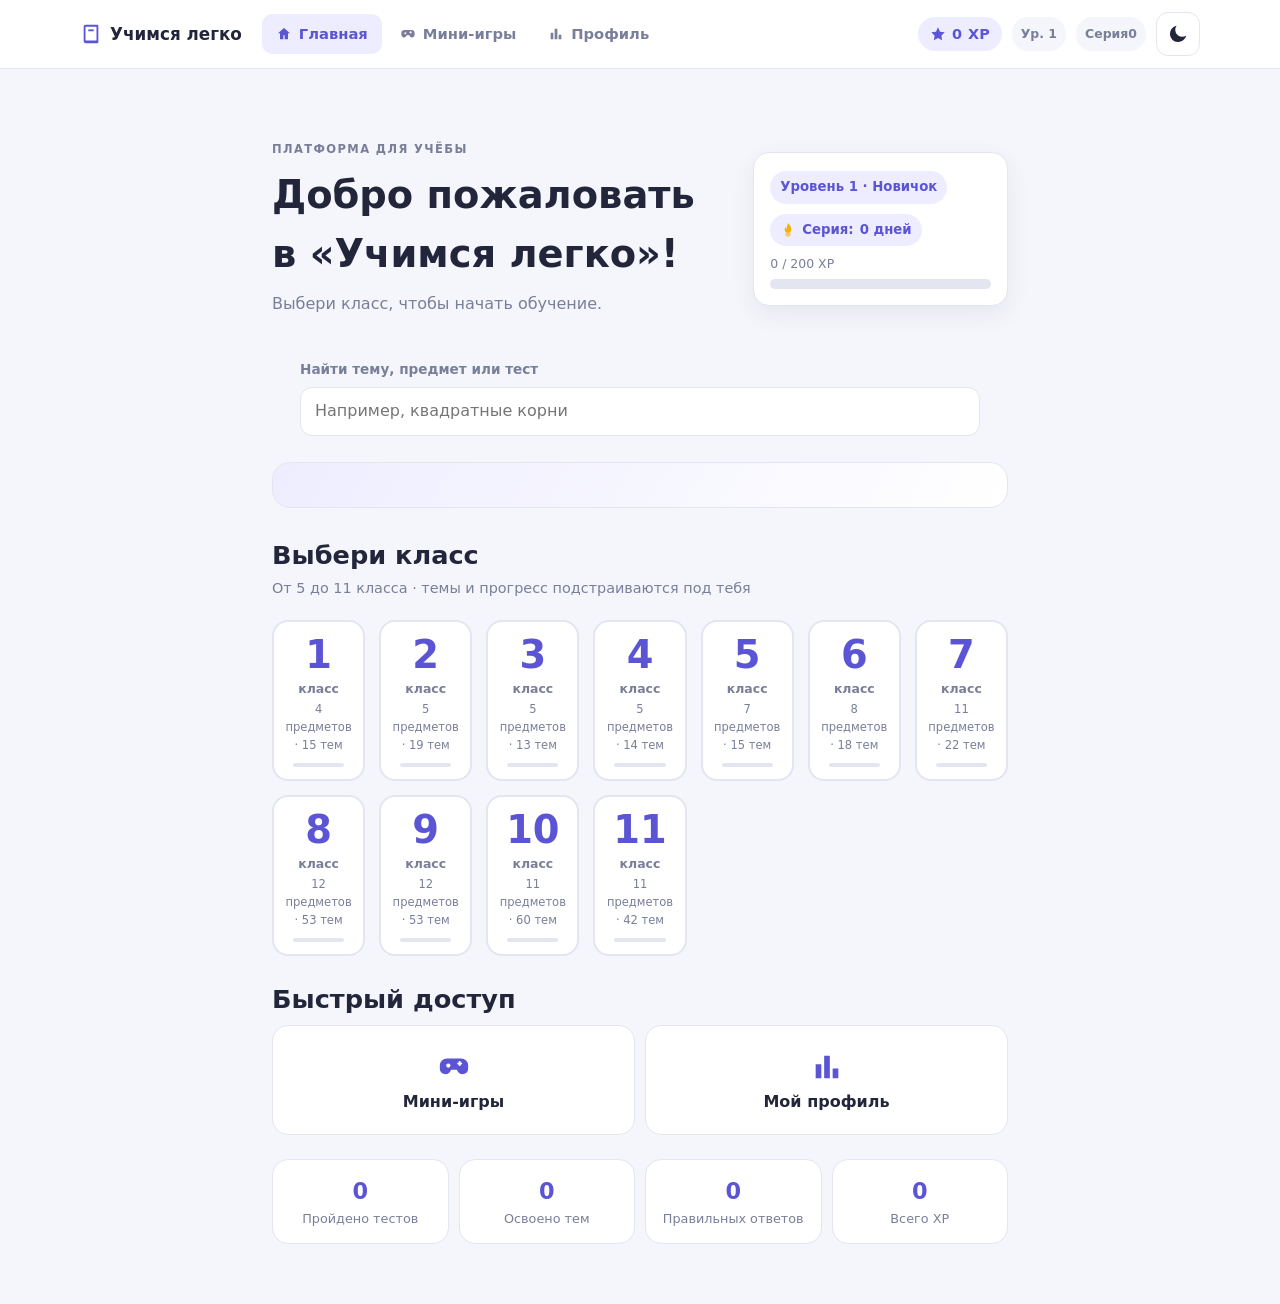
<file: index.html>
<!DOCTYPE html>
<html lang="ru">
<head>
  <meta charset="UTF-8">
  <meta name="viewport" content="width=device-width, initial-scale=1.0">
  <script>
    try {
      const profile = JSON.parse(localStorage.getItem('ul:profile') || '{}');
      const legacy = JSON.parse(localStorage.getItem('uchimsya-legko-v1') || '{}');
      document.documentElement.dataset.theme = profile.theme || legacy.theme || 'light';
    } catch (error) {
      document.documentElement.dataset.theme = 'light';
    }
  </script>
  <link rel="icon" type="image/svg+xml" href="data:image/svg+xml,%3Csvg xmlns='http://www.w3.org/2000/svg' viewBox='0 0 64 64'%3E%3Crect width='64' height='64' rx='14' fill='%236c5ce7'/%3E%3Cpath d='M16 16h32v34H16z' fill='white'/%3E%3C/svg%3E">
  <title>Учимся легко — персональная платформа обучения</title>
  <meta name="description" content="Изучай школьные предметы, тренируйся и отслеживай прогресс в Учимся легко.">
  <meta property="og:title" content="Учимся легко — персональная платформа обучения">
  <meta property="og:description" content="Теория, тренировки, тесты и игровой прогресс для 5–11 классов.">
  <meta property="og:type" content="website">
  <link rel="stylesheet" href="css/base.css">
  <link rel="stylesheet" href="css/layout.css">
  <link rel="stylesheet" href="css/components.css">
  <link rel="stylesheet" href="css/pages.css">
  <link rel="stylesheet" href="css/learning.css">
</head>
<body data-page="home">

  <!-- SVG-спрайт с иконками (вместо эмодзи) -->
  <svg xmlns="http://www.w3.org/2000/svg" class="svg-sprite" aria-hidden="true">
    <symbol id="icon-book" viewBox="0 0 24 24"><path d="M4 4a2 2 0 0 1 2-2h13a1 1 0 0 1 1 1v18a1 1 0 0 1-1 1H6a2 2 0 0 1-2-2V4zm2 14v1h12V4H6v14z" fill="currentColor"/><path d="M9 7h6v2H9V7z" fill="currentColor"/></symbol>
    <symbol id="icon-star" viewBox="0 0 24 24"><path d="M12 2l3 6.5 7 1-5 5 1.2 7L12 18l-6.2 3.5L7 14.5l-5-5 7-1L12 2z" fill="currentColor"/></symbol>
    <symbol id="icon-sun" viewBox="0 0 24 24"><circle cx="12" cy="12" r="5" fill="currentColor"/><path d="M12 1v3M12 20v3M1 12h3M20 12h3M4.2 4.2l2.1 2.1M17.7 17.7l2.1 2.1M19.8 4.2l-2.1 2.1M6.3 17.7l-2.1 2.1" stroke="currentColor" stroke-width="2" stroke-linecap="round"/></symbol>
    <symbol id="icon-moon" viewBox="0 0 24 24"><path d="M21 13.5A9 9 0 1 1 10.5 3a7.5 7.5 0 0 0 10.5 10.5z" fill="currentColor"/></symbol>
    <symbol id="icon-home" viewBox="0 0 24 24"><path d="M12 3l9 8h-3v9h-5v-6h-2v6H6v-9H3l9-8z" fill="currentColor"/></symbol>
    <symbol id="icon-quiz" viewBox="0 0 24 24"><path d="M5 3h14a1 1 0 0 1 1 1v17l-3-2-3 2-3-2-3 2-3-2V4a1 1 0 0 1 1-1z" fill="currentColor"/><path d="M8 8h8v2H8V8zm0 4h8v2H8v-2z" fill="#fff"/></symbol>
    <symbol id="icon-gamepad" viewBox="0 0 24 24"><path d="M7 6h10a5 5 0 0 1 5 5v2a4 4 0 0 1-7 2.7L14 14h-4l-1 1.7A4 4 0 0 1 2 13v-2a5 5 0 0 1 5-5z" fill="currentColor"/><circle cx="8" cy="11" r="1.5" fill="#fff"/><path d="M15 9.5h2M16 8.5v2" stroke="#fff" stroke-width="1.5" stroke-linecap="round"/></symbol>
    <symbol id="icon-chart" viewBox="0 0 24 24"><path d="M4 20V10h4v10H4zm6 0V4h4v16h-4zm6 0v-7h4v7h-4z" fill="currentColor"/></symbol>
    <symbol id="icon-trophy" viewBox="0 0 24 24"><path d="M6 3h12v2h3v3a4 4 0 0 1-4 4h-.5A6 6 0 0 1 13 15v3h4v3H7v-3h4v-3a6 6 0 0 1-3.5-3H7a4 4 0 0 1-4-4V5h3V3zm0 4H5v1a2 2 0 0 0 1 1.7V7zm12 0v2.7A2 2 0 0 0 19 8V7h-1z" fill="currentColor"/></symbol>
    <symbol id="icon-medal" viewBox="0 0 24 24"><circle cx="12" cy="14" r="6" fill="currentColor"/><path d="M12 11l1 2 2 .3-1.5 1.4.4 2-1.9-1-1.9 1 .4-2L9 13.3l2-.3 1-2z" fill="#fff"/><path d="M8 3h3l2 5-4-1-1-4zm8 0h-3l-2 5 4-1 1-4z" fill="currentColor" opacity=".7"/></symbol>
    <symbol id="icon-bulb" viewBox="0 0 24 24"><path d="M12 2a7 7 0 0 1 4 12.7V17H8v-2.3A7 7 0 0 1 12 2zm-3 17h6v2a1 1 0 0 1-1 1h-4a1 1 0 0 1-1-1v-2z" fill="currentColor"/></symbol>
    <symbol id="icon-check" viewBox="0 0 24 24"><path d="M20 6L9 17l-5-5 1.5-1.5L9 14l9.5-9.5L20 6z" fill="currentColor"/></symbol>
    <symbol id="icon-cross" viewBox="0 0 24 24"><path d="M18.3 5.7L12 12l6.3 6.3-1.4 1.4L10.6 13.4 4.3 19.7 2.9 18.3 9.2 12 2.9 5.7l1.4-1.4L10.6 10.6l6.3-6.3 1.4 1.4z" fill="currentColor"/></symbol>
    <symbol id="icon-target" viewBox="0 0 24 24"><circle cx="12" cy="12" r="9" fill="none" stroke="currentColor" stroke-width="2"/><circle cx="12" cy="12" r="5" fill="none" stroke="currentColor" stroke-width="2"/><circle cx="12" cy="12" r="1.5" fill="currentColor"/></symbol>
    <symbol id="icon-fire" viewBox="0 0 24 24"><path d="M12 2s5 4 5 9a5 5 0 0 1-10 0c0-1.5.5-3 1.5-4C8.5 9 9 10.5 10 11c-.5-3 1-6 2-9z" fill="currentColor"/><path d="M12 22a4 4 0 0 1-4-4c0-2 2-3.5 4-6 2 2.5 4 4 4 6a4 4 0 0 1-4 4z" fill="currentColor" opacity=".6"/></symbol>
    <symbol id="icon-repeat" viewBox="0 0 24 24"><path d="M12 5V1L7 6l5 5V7a5 5 0 1 1-5 5H5a7 7 0 1 0 7-7z" fill="currentColor"/></symbol>
    <symbol id="icon-search" viewBox="0 0 24 24"><circle cx="10" cy="10" r="6" fill="none" stroke="currentColor" stroke-width="2.5"/><path d="M14.5 14.5L21 21" stroke="currentColor" stroke-width="2.5" stroke-linecap="round"/></symbol>
    <symbol id="icon-pencil" viewBox="0 0 24 24"><path d="M3 17.2V21h3.8L17.9 9.9l-3.8-3.8L3 17.2zM20.7 7.1a1 1 0 0 0 0-1.4l-2.4-2.4a1 1 0 0 0-1.4 0l-1.8 1.8 3.8 3.8 1.8-1.8z" fill="currentColor"/></symbol>
    <symbol id="icon-mask" viewBox="0 0 24 24"><path d="M4 5h16v3c0 5-3.6 9-8 9s-8-4-8-9V5zm4 4a1.5 1.5 0 1 0 0 3 1.5 1.5 0 0 0 0-3zm8 0a1.5 1.5 0 1 0 0 3 1.5 1.5 0 0 0 0-3zM9 20h6v1.5H9V20z" fill="currentColor"/></symbol>
    <symbol id="icon-arrow-left" viewBox="0 0 24 24"><path d="M15 4l-8 8 8 8 1.5-1.5L10 12l6.5-6.5L15 4z" fill="currentColor"/></symbol>
    <symbol id="icon-arrow-right" viewBox="0 0 24 24"><path d="M9 4l8 8-8 8-1.5-1.5L14 12 7.5 5.5 9 4z" fill="currentColor"/></symbol>
    <symbol id="icon-celebrate" viewBox="0 0 24 24"><path d="M12 2l1.5 4.5L18 8l-4.5 1.5L12 14l-1.5-4.5L6 8l4.5-1.5L12 2zM5 14l1 3 3 1-3 1-1 3-1-3-3-1 3-1 1-3zm14 0l1 3 3 1-3 1-1 3-1-3-3-1 3-1 1-3z" fill="currentColor"/></symbol>
    <symbol id="icon-calculator" viewBox="0 0 24 24"><rect x="4" y="2" width="16" height="20" rx="2" fill="currentColor"/><rect x="7" y="5" width="10" height="4" rx="1" fill="#fff"/><path d="M8 12h2v2H8v-2zm3 0h2v2h-2v-2zm3 0h2v2h-2v-2zM8 16h2v2H8v-2zm3 0h2v2h-2v-2zm3 0h2v2h-2v-2z" fill="#fff"/></symbol>
    <symbol id="icon-globe" viewBox="0 0 24 24"><circle cx="12" cy="12" r="9" fill="none" stroke="currentColor" stroke-width="2"/><path d="M3 12h18M12 3c3 3 3 15 0 18-3-3-3-15 0-18z" fill="none" stroke="currentColor" stroke-width="2"/></symbol>
    <symbol id="icon-flag" viewBox="0 0 24 24"><path d="M5 3v18h2v-7h11l-3-4 3-4H7V3H5z" fill="currentColor"/></symbol>
    <symbol id="icon-clock" viewBox="0 0 24 24"><circle cx="12" cy="12" r="9" fill="none" stroke="currentColor" stroke-width="2"/><path d="M12 7v5l3.5 2" stroke="currentColor" stroke-width="2" stroke-linecap="round" fill="none"/></symbol>
    <symbol id="icon-feather" viewBox="0 0 24 24"><path d="M20 3c-4 0-8 2-10 5l-4 6 4 1 1 4 6-4c3-2 5-6 5-10l-2-2zM8 16L18 6" stroke="currentColor" stroke-width="2" fill="none" stroke-linecap="round" stroke-linejoin="round"/></symbol>
    <symbol id="icon-leaf" viewBox="0 0 24 24"><path d="M5 21C5 9 13 3 21 3c0 8-6 16-16 16-1 0-1-1 0-1zM5 21c3-3 6-5 9-7" stroke="currentColor" stroke-width="2" fill="none" stroke-linecap="round" stroke-linejoin="round"/></symbol>
    <symbol id="icon-compass" viewBox="0 0 24 24"><circle cx="12" cy="12" r="9" fill="none" stroke="currentColor" stroke-width="2"/><path d="M15.5 8.5l-2 5-5 2 2-5 5-2z" fill="currentColor"/></symbol>
    <symbol id="icon-chip" viewBox="0 0 24 24"><rect x="6" y="6" width="12" height="12" rx="2" fill="none" stroke="currentColor" stroke-width="2"/><rect x="10" y="10" width="4" height="4" fill="currentColor"/><path d="M9 2v4M15 2v4M9 18v4M15 18v4M2 9h4M2 15h4M18 9h4M18 15h4" stroke="currentColor" stroke-width="2" stroke-linecap="round"/></symbol>
    <symbol id="icon-layers" viewBox="0 0 24 24"><path d="M12 3l9 5-9 5-9-5 9-5zm0 8.5l9-5M12 13.5l-9-5M12 21l9-5-9-5-9 5 9 5z" stroke="currentColor" stroke-width="2" fill="none" stroke-linecap="round" stroke-linejoin="round"/></symbol>
  </svg>

  <header class="topbar">
    <div class="topbar-left">
      <a class="logo" href="index.html"><svg class="ic" aria-hidden="true"><use href="#icon-book"/></svg> Учимся легко</a>
      <nav class="desktop-nav" aria-label="Основная навигация">
        <a class="nav-item" data-nav="home" href="index.html"><svg class="ic ic-sm" aria-hidden="true"><use href="#icon-home"/></svg><span>Главная</span></a>
        <a class="nav-item" data-nav="games" href="games.html"><svg class="ic ic-sm" aria-hidden="true"><use href="#icon-gamepad"/></svg><span>Мини-игры</span></a>
        <a class="nav-item" data-nav="profile" href="profile.html"><svg class="ic ic-sm" aria-hidden="true"><use href="#icon-chart"/></svg><span>Профиль</span></a>
      </nav>
    </div>
    <div class="topbar-right">
      <span class="xp-badge" aria-label="Опыт"><svg class="ic ic-sm" aria-hidden="true"><use href="#icon-star"/></svg> <span id="xpValue">0</span> XP</span><a class="level-top" href="profile.html" id="headerLevel">Ур. 1</a><a class="streak-top" href="profile.html" aria-label="Серия дней">Серия <strong id="headerStreak">0</strong></a>
      <button class="icon-btn" id="themeToggle" aria-label="Переключить тему"><svg class="ic" id="themeIcon" aria-hidden="true"><use href="#icon-sun"/></svg></button>
    </div>
  </header>

  <nav class="mobile-nav" aria-label="Основная навигация">
    <a class="nav-item" data-nav="home" href="index.html"><svg class="ic" aria-hidden="true"><use href="#icon-home"/></svg><span>Главная</span></a>
    <a class="nav-item" data-nav="study" href="index.html#gradeGrid"><svg class="ic" aria-hidden="true"><use href="#icon-book"/></svg><span>Учёба</span></a>
    <a class="nav-item" data-nav="games" href="games.html"><svg class="ic" aria-hidden="true"><use href="#icon-gamepad"/></svg><span>Игры</span></a>
    <a class="nav-item" data-nav="awards" href="profile.html#achievementsSection"><svg class="ic" aria-hidden="true"><use href="#icon-trophy"/></svg><span>Награды</span></a>
    <a class="nav-item" data-nav="profile" href="profile.html"><svg class="ic" aria-hidden="true"><use href="#icon-chart"/></svg><span>Профиль</span></a>
  </nav>

  <main class="container">
    <section class="hero hero-dashboard">
      <div><span class="eyebrow">ПЛАТФОРМА ДЛЯ УЧЁБЫ</span><h1>Добро пожаловать в «Учимся легко»!</h1>
        <p class="subtitle" id="welcomeCopy">Выбери класс, чтобы начать обучение.</p></div>
      <div class="dashboard-level"><span class="level-pill" id="levelBadge">Уровень 1 · Новичок</span><span class="streak-pill"><svg class="ic ic-sm" aria-hidden="true"><use href="#icon-fire"/></svg> Серия: <strong id="streakValue">0 дней</strong></span><div id="levelProgress"></div></div>
    </section>

    <section class="search-block" aria-label="Поиск по учебным материалам">
      <label for="globalSearch">Найти тему, предмет или тест</label>
      <input id="globalSearch" type="search" placeholder="Например, квадратные корни" autocomplete="off">
      <div class="search-results" id="searchResults" role="status" aria-live="polite" hidden></div>
    </section>

    <section class="resume-card" id="resumeCard" hidden></section>

    <h2>Выбери класс</h2>
    <p class="muted section-note">От 5 до 11 класса · темы и прогресс подстраиваются под тебя</p>
    <div class="class-grid" id="gradeGrid"></div>

    <h2>Быстрый доступ</h2>
    <div class="quick-row">
      <button class="quick-card" id="quickGames">
        <svg class="ic ic-lg" aria-hidden="true"><use href="#icon-gamepad"/></svg><span>Мини-игры</span>
      </button>
      <button class="quick-card" id="quickProfile">
        <svg class="ic ic-lg" aria-hidden="true"><use href="#icon-chart"/></svg><span>Мой профиль</span>
      </button>
    </div>

    <div class="stats-grid" id="homeStats"></div>
  </main>

  <div class="confetti-layer" id="confettiLayer" aria-hidden="true"></div>
  <div class="toast" id="toast" role="status" aria-live="polite"></div>

  <script src="js/data/grades.js"></script>
  <script src="js/data/subjects.js"></script>
  <script src="js/data/topics.js"></script>
  <script src="js/data/curriculum.js"></script>
  <script src="js/data/curriculum-3-4.js"></script>
  <script src="js/data/curriculum-5-7.js"></script>
  <script src="js/data/curriculum-8.js"></script>
  <script src="js/data/curriculum-9-11.js"></script>
  <script src="js/data/tests.js"></script>
  <script src="js/data/achievements.js"></script>
  <script src="js/core/icons.js"></script>
  <script src="js/services/storageService.js"></script>
  <script src="js/core/storage.js"></script>
  <script src="js/core/router.js"></script>
  <script src="js/core/ui.js"></script>
  <script src="js/pages/home.js"></script>
</body>
</html>
</file>
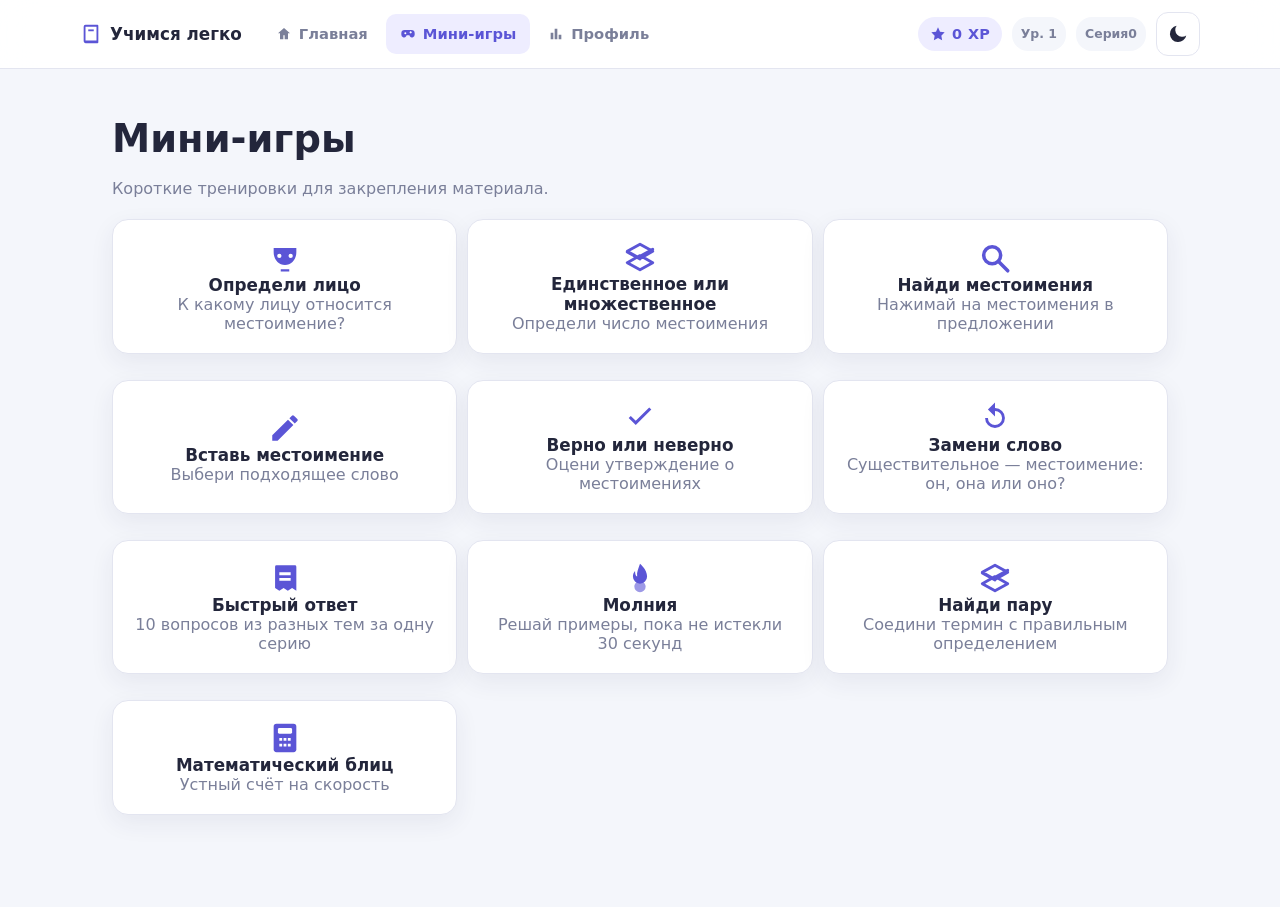
<file: games.html>
<!DOCTYPE html>
<html lang="ru">
<head>
  <meta charset="UTF-8">
  <meta name="viewport" content="width=device-width, initial-scale=1.0">
  <script>
    try {
      const profile = JSON.parse(localStorage.getItem('ul:profile') || '{}');
      const legacy = JSON.parse(localStorage.getItem('uchimsya-legko-v1') || '{}');
      document.documentElement.dataset.theme = profile.theme || legacy.theme || 'light';
    } catch (error) {
      document.documentElement.dataset.theme = 'light';
    }
  </script>
  <link rel="icon" type="image/svg+xml" href="data:image/svg+xml,%3Csvg xmlns='http://www.w3.org/2000/svg' viewBox='0 0 64 64'%3E%3Crect width='64' height='64' rx='14' fill='%236c5ce7'/%3E%3Cpath d='M16 16h32v34H16z' fill='white'/%3E%3C/svg%3E">
  <title>Учебные мини-игры — Учимся легко</title>
  <meta name="description" content="Тренируй память, скорость счёта и знания в учебных мини-играх.">
  <meta property="og:title" content="Учимся легко — мини-игры">
  <meta property="og:type" content="website">
  <link rel="stylesheet" href="css/base.css">
  <link rel="stylesheet" href="css/layout.css">
  <link rel="stylesheet" href="css/components.css">
  <link rel="stylesheet" href="css/pages.css">
  <link rel="stylesheet" href="css/learning.css">
</head>
<body data-page="games">

  <!-- SVG-спрайт с иконками (вместо эмодзи) -->
  <svg xmlns="http://www.w3.org/2000/svg" class="svg-sprite" aria-hidden="true">
    <symbol id="icon-book" viewBox="0 0 24 24"><path d="M4 4a2 2 0 0 1 2-2h13a1 1 0 0 1 1 1v18a1 1 0 0 1-1 1H6a2 2 0 0 1-2-2V4zm2 14v1h12V4H6v14z" fill="currentColor"/><path d="M9 7h6v2H9V7z" fill="currentColor"/></symbol>
    <symbol id="icon-star" viewBox="0 0 24 24"><path d="M12 2l3 6.5 7 1-5 5 1.2 7L12 18l-6.2 3.5L7 14.5l-5-5 7-1L12 2z" fill="currentColor"/></symbol>
    <symbol id="icon-sun" viewBox="0 0 24 24"><circle cx="12" cy="12" r="5" fill="currentColor"/><path d="M12 1v3M12 20v3M1 12h3M20 12h3M4.2 4.2l2.1 2.1M17.7 17.7l2.1 2.1M19.8 4.2l-2.1 2.1M6.3 17.7l-2.1 2.1" stroke="currentColor" stroke-width="2" stroke-linecap="round"/></symbol>
    <symbol id="icon-moon" viewBox="0 0 24 24"><path d="M21 13.5A9 9 0 1 1 10.5 3a7.5 7.5 0 0 0 10.5 10.5z" fill="currentColor"/></symbol>
    <symbol id="icon-home" viewBox="0 0 24 24"><path d="M12 3l9 8h-3v9h-5v-6h-2v6H6v-9H3l9-8z" fill="currentColor"/></symbol>
    <symbol id="icon-quiz" viewBox="0 0 24 24"><path d="M5 3h14a1 1 0 0 1 1 1v17l-3-2-3 2-3-2-3 2-3-2V4a1 1 0 0 1 1-1z" fill="currentColor"/><path d="M8 8h8v2H8V8zm0 4h8v2H8v-2z" fill="#fff"/></symbol>
    <symbol id="icon-gamepad" viewBox="0 0 24 24"><path d="M7 6h10a5 5 0 0 1 5 5v2a4 4 0 0 1-7 2.7L14 14h-4l-1 1.7A4 4 0 0 1 2 13v-2a5 5 0 0 1 5-5z" fill="currentColor"/><circle cx="8" cy="11" r="1.5" fill="#fff"/><path d="M15 9.5h2M16 8.5v2" stroke="#fff" stroke-width="1.5" stroke-linecap="round"/></symbol>
    <symbol id="icon-chart" viewBox="0 0 24 24"><path d="M4 20V10h4v10H4zm6 0V4h4v16h-4zm6 0v-7h4v7h-4z" fill="currentColor"/></symbol>
    <symbol id="icon-trophy" viewBox="0 0 24 24"><path d="M6 3h12v2h3v3a4 4 0 0 1-4 4h-.5A6 6 0 0 1 13 15v3h4v3H7v-3h4v-3a6 6 0 0 1-3.5-3H7a4 4 0 0 1-4-4V5h3V3zm0 4H5v1a2 2 0 0 0 1 1.7V7zm12 0v2.7A2 2 0 0 0 19 8V7h-1z" fill="currentColor"/></symbol>
    <symbol id="icon-medal" viewBox="0 0 24 24"><circle cx="12" cy="14" r="6" fill="currentColor"/><path d="M12 11l1 2 2 .3-1.5 1.4.4 2-1.9-1-1.9 1 .4-2L9 13.3l2-.3 1-2z" fill="#fff"/><path d="M8 3h3l2 5-4-1-1-4zm8 0h-3l-2 5 4-1 1-4z" fill="currentColor" opacity=".7"/></symbol>
    <symbol id="icon-bulb" viewBox="0 0 24 24"><path d="M12 2a7 7 0 0 1 4 12.7V17H8v-2.3A7 7 0 0 1 12 2zm-3 17h6v2a1 1 0 0 1-1 1h-4a1 1 0 0 1-1-1v-2z" fill="currentColor"/></symbol>
    <symbol id="icon-check" viewBox="0 0 24 24"><path d="M20 6L9 17l-5-5 1.5-1.5L9 14l9.5-9.5L20 6z" fill="currentColor"/></symbol>
    <symbol id="icon-cross" viewBox="0 0 24 24"><path d="M18.3 5.7L12 12l6.3 6.3-1.4 1.4L10.6 13.4 4.3 19.7 2.9 18.3 9.2 12 2.9 5.7l1.4-1.4L10.6 10.6l6.3-6.3 1.4 1.4z" fill="currentColor"/></symbol>
    <symbol id="icon-target" viewBox="0 0 24 24"><circle cx="12" cy="12" r="9" fill="none" stroke="currentColor" stroke-width="2"/><circle cx="12" cy="12" r="5" fill="none" stroke="currentColor" stroke-width="2"/><circle cx="12" cy="12" r="1.5" fill="currentColor"/></symbol>
    <symbol id="icon-fire" viewBox="0 0 24 24"><path d="M12 2s5 4 5 9a5 5 0 0 1-10 0c0-1.5.5-3 1.5-4C8.5 9 9 10.5 10 11c-.5-3 1-6 2-9z" fill="currentColor"/><path d="M12 22a4 4 0 0 1-4-4c0-2 2-3.5 4-6 2 2.5 4 4 4 6a4 4 0 0 1-4 4z" fill="currentColor" opacity=".6"/></symbol>
    <symbol id="icon-repeat" viewBox="0 0 24 24"><path d="M12 5V1L7 6l5 5V7a5 5 0 1 1-5 5H5a7 7 0 1 0 7-7z" fill="currentColor"/></symbol>
    <symbol id="icon-search" viewBox="0 0 24 24"><circle cx="10" cy="10" r="6" fill="none" stroke="currentColor" stroke-width="2.5"/><path d="M14.5 14.5L21 21" stroke="currentColor" stroke-width="2.5" stroke-linecap="round"/></symbol>
    <symbol id="icon-pencil" viewBox="0 0 24 24"><path d="M3 17.2V21h3.8L17.9 9.9l-3.8-3.8L3 17.2zM20.7 7.1a1 1 0 0 0 0-1.4l-2.4-2.4a1 1 0 0 0-1.4 0l-1.8 1.8 3.8 3.8 1.8-1.8z" fill="currentColor"/></symbol>
    <symbol id="icon-mask" viewBox="0 0 24 24"><path d="M4 5h16v3c0 5-3.6 9-8 9s-8-4-8-9V5zm4 4a1.5 1.5 0 1 0 0 3 1.5 1.5 0 0 0 0-3zm8 0a1.5 1.5 0 1 0 0 3 1.5 1.5 0 0 0 0-3zM9 20h6v1.5H9V20z" fill="currentColor"/></symbol>
    <symbol id="icon-arrow-left" viewBox="0 0 24 24"><path d="M15 4l-8 8 8 8 1.5-1.5L10 12l6.5-6.5L15 4z" fill="currentColor"/></symbol>
    <symbol id="icon-arrow-right" viewBox="0 0 24 24"><path d="M9 4l8 8-8 8-1.5-1.5L14 12 7.5 5.5 9 4z" fill="currentColor"/></symbol>
    <symbol id="icon-celebrate" viewBox="0 0 24 24"><path d="M12 2l1.5 4.5L18 8l-4.5 1.5L12 14l-1.5-4.5L6 8l4.5-1.5L12 2zM5 14l1 3 3 1-3 1-1 3-1-3-3-1 3-1 1-3zm14 0l1 3 3 1-3 1-1 3-1-3-3-1 3-1 1-3z" fill="currentColor"/></symbol>
    <symbol id="icon-calculator" viewBox="0 0 24 24"><rect x="4" y="2" width="16" height="20" rx="2" fill="currentColor"/><rect x="7" y="5" width="10" height="4" rx="1" fill="#fff"/><path d="M8 12h2v2H8v-2zm3 0h2v2h-2v-2zm3 0h2v2h-2v-2zM8 16h2v2H8v-2zm3 0h2v2h-2v-2zm3 0h2v2h-2v-2z" fill="#fff"/></symbol>
    <symbol id="icon-globe" viewBox="0 0 24 24"><circle cx="12" cy="12" r="9" fill="none" stroke="currentColor" stroke-width="2"/><path d="M3 12h18M12 3c3 3 3 15 0 18-3-3-3-15 0-18z" fill="none" stroke="currentColor" stroke-width="2"/></symbol>
    <symbol id="icon-flag" viewBox="0 0 24 24"><path d="M5 3v18h2v-7h11l-3-4 3-4H7V3H5z" fill="currentColor"/></symbol>
    <symbol id="icon-clock" viewBox="0 0 24 24"><circle cx="12" cy="12" r="9" fill="none" stroke="currentColor" stroke-width="2"/><path d="M12 7v5l3.5 2" stroke="currentColor" stroke-width="2" stroke-linecap="round" fill="none"/></symbol>
    <symbol id="icon-feather" viewBox="0 0 24 24"><path d="M20 3c-4 0-8 2-10 5l-4 6 4 1 1 4 6-4c3-2 5-6 5-10l-2-2zM8 16L18 6" stroke="currentColor" stroke-width="2" fill="none" stroke-linecap="round" stroke-linejoin="round"/></symbol>
    <symbol id="icon-leaf" viewBox="0 0 24 24"><path d="M5 21C5 9 13 3 21 3c0 8-6 16-16 16-1 0-1-1 0-1zM5 21c3-3 6-5 9-7" stroke="currentColor" stroke-width="2" fill="none" stroke-linecap="round" stroke-linejoin="round"/></symbol>
    <symbol id="icon-compass" viewBox="0 0 24 24"><circle cx="12" cy="12" r="9" fill="none" stroke="currentColor" stroke-width="2"/><path d="M15.5 8.5l-2 5-5 2 2-5 5-2z" fill="currentColor"/></symbol>
    <symbol id="icon-chip" viewBox="0 0 24 24"><rect x="6" y="6" width="12" height="12" rx="2" fill="none" stroke="currentColor" stroke-width="2"/><rect x="10" y="10" width="4" height="4" fill="currentColor"/><path d="M9 2v4M15 2v4M9 18v4M15 18v4M2 9h4M2 15h4M18 9h4M18 15h4" stroke="currentColor" stroke-width="2" stroke-linecap="round"/></symbol>
    <symbol id="icon-layers" viewBox="0 0 24 24"><path d="M12 3l9 5-9 5-9-5 9-5zm0 8.5l9-5M12 13.5l-9-5M12 21l9-5-9-5-9 5 9 5z" stroke="currentColor" stroke-width="2" fill="none" stroke-linecap="round" stroke-linejoin="round"/></symbol>
  </svg>


  <header class="topbar">
    <div class="topbar-left">
      <a class="logo" href="index.html"><svg class="ic" aria-hidden="true"><use href="#icon-book"/></svg> Учимся легко</a>
      <nav class="desktop-nav" aria-label="Основная навигация">
        <a class="nav-item" data-nav="home" href="index.html"><svg class="ic ic-sm" aria-hidden="true"><use href="#icon-home"/></svg><span>Главная</span></a>
        <a class="nav-item" data-nav="games" href="games.html"><svg class="ic ic-sm" aria-hidden="true"><use href="#icon-gamepad"/></svg><span>Мини-игры</span></a>
        <a class="nav-item" data-nav="profile" href="profile.html"><svg class="ic ic-sm" aria-hidden="true"><use href="#icon-chart"/></svg><span>Профиль</span></a>
      </nav>
    </div>
    <div class="topbar-right">
      <span class="xp-badge" aria-label="Опыт"><svg class="ic ic-sm" aria-hidden="true"><use href="#icon-star"/></svg> <span id="xpValue">0</span> XP</span><a class="level-top" href="profile.html" id="headerLevel">Ур. 1</a><a class="streak-top" href="profile.html" aria-label="Серия дней">Серия <strong id="headerStreak">0</strong></a>
      <button class="icon-btn" id="themeToggle" aria-label="Переключить тему"><svg class="ic" id="themeIcon" aria-hidden="true"><use href="#icon-sun"/></svg></button>
    </div>
  </header>

  <nav class="mobile-nav" aria-label="Основная навигация">
    <a class="nav-item" data-nav="home" href="index.html"><svg class="ic" aria-hidden="true"><use href="#icon-home"/></svg><span>Главная</span></a>
    <a class="nav-item" data-nav="study" href="index.html#gradeGrid"><svg class="ic" aria-hidden="true"><use href="#icon-book"/></svg><span>Учёба</span></a>
    <a class="nav-item" data-nav="games" href="games.html"><svg class="ic" aria-hidden="true"><use href="#icon-gamepad"/></svg><span>Игры</span></a>
    <a class="nav-item" data-nav="awards" href="profile.html#achievementsSection"><svg class="ic" aria-hidden="true"><use href="#icon-trophy"/></svg><span>Награды</span></a>
    <a class="nav-item" data-nav="profile" href="profile.html"><svg class="ic" aria-hidden="true"><use href="#icon-chart"/></svg><span>Профиль</span></a>
  </nav>

  <main class="container wide">
    <h1>Мини-игры</h1>
    <p class="subtitle" style="margin-bottom:18px">Короткие тренировки для закрепления материала.</p>
    <div class="games-grid" id="gamesGrid"></div>
    <div class="card game-area" id="gameArea" hidden></div>
  </main>

  <div class="confetti-layer" id="confettiLayer" aria-hidden="true"></div>
  <div class="toast" id="toast" role="status" aria-live="polite"></div>

  <script src="js/data/grades.js"></script>
  <script src="js/data/subjects.js"></script>
  <script src="js/data/topics.js"></script>
  <script src="js/data/curriculum.js"></script>
  <script src="js/data/curriculum-3-4.js"></script>
  <script src="js/data/curriculum-5-7.js"></script>
  <script src="js/data/curriculum-8.js"></script>
  <script src="js/data/curriculum-9-11.js"></script>
  <script src="js/data/tests.js"></script>
  <script src="js/data/achievements.js"></script>
  <script src="js/data/games.js"></script>
  <script src="js/core/icons.js"></script>
  <script src="js/services/storageService.js"></script>
  <script src="js/core/storage.js"></script>
  <script src="js/core/router.js"></script>
  <script src="js/core/ui.js"></script>
  <script src="js/features/games.js"></script>
  <script src="js/pages/games.js"></script>
</body>
</html>
</file>
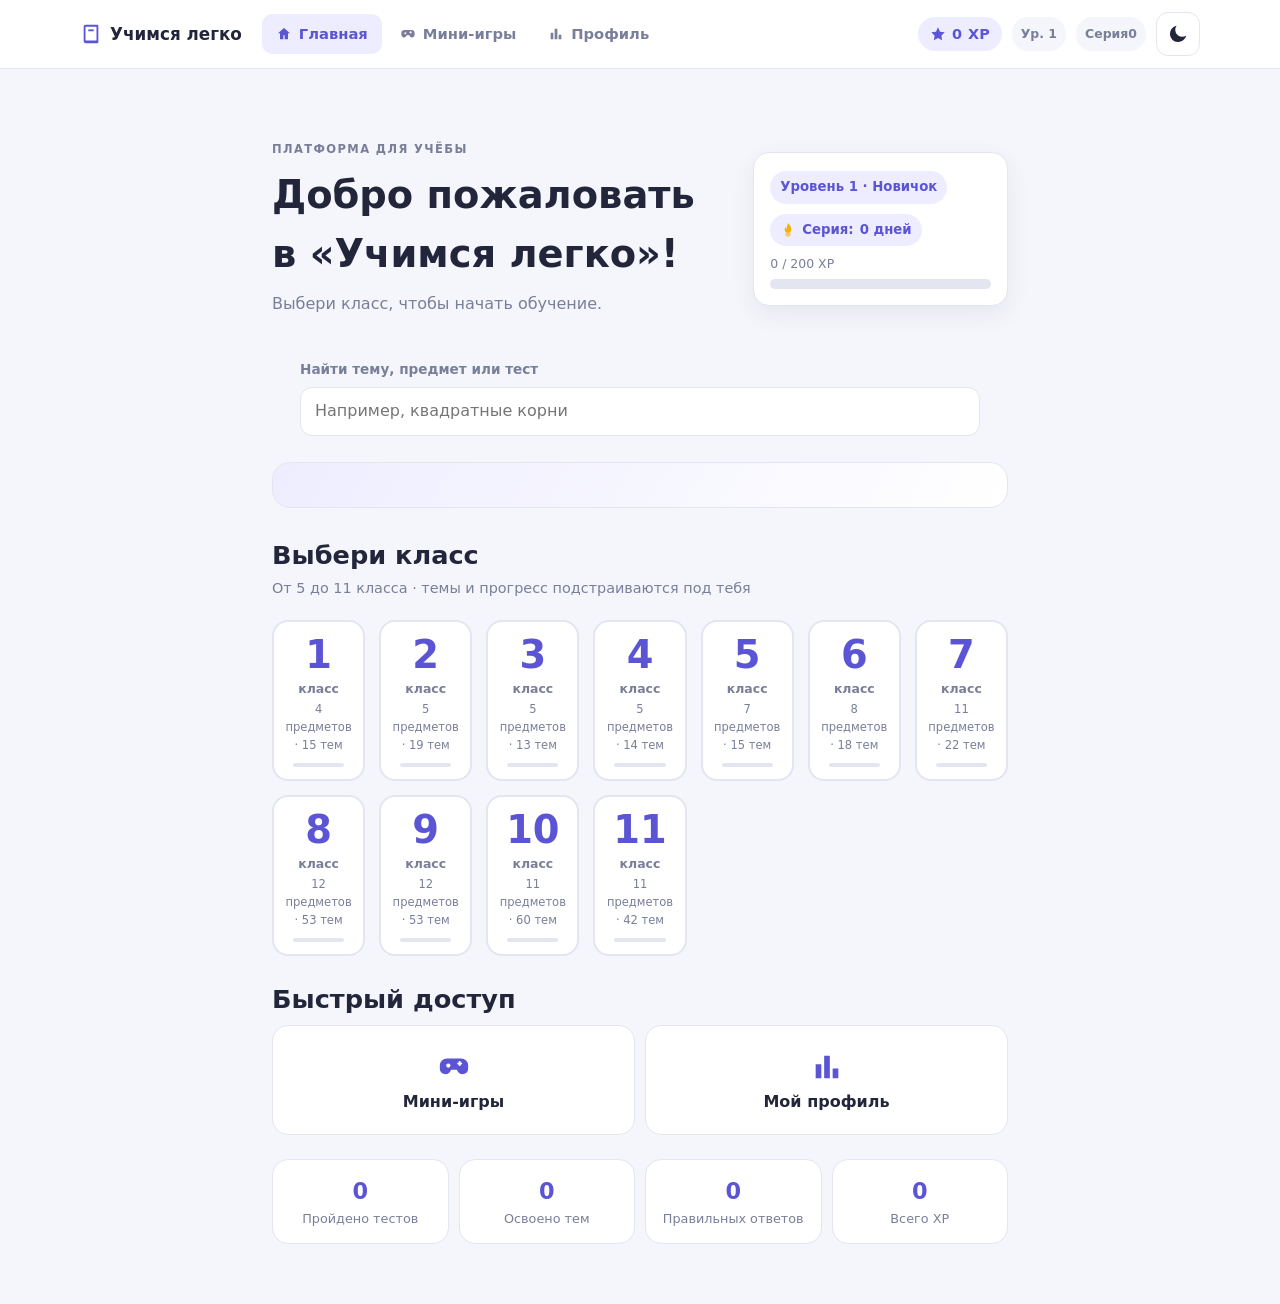
<file: grade.html>
﻿<!DOCTYPE html>
<html lang="ru">
<head>
  <meta charset="UTF-8">
  <meta name="viewport" content="width=device-width, initial-scale=1.0">
  <script>
    try {
      const profile = JSON.parse(localStorage.getItem('ul:profile') || '{}');
      const legacy = JSON.parse(localStorage.getItem('uchimsya-legko-v1') || '{}');
      document.documentElement.dataset.theme = profile.theme || legacy.theme || 'light';
    } catch (error) {
      document.documentElement.dataset.theme = 'light';
    }
  </script>
  <link rel="icon" type="image/svg+xml" href="data:image/svg+xml,%3Csvg xmlns='http://www.w3.org/2000/svg' viewBox='0 0 64 64'%3E%3Crect width='64' height='64' rx='14' fill='%236c5ce7'/%3E%3Cpath d='M16 16h32v34H16z' fill='white'/%3E%3C/svg%3E">
  <title>Выбор предмета по классу — Учимся легко</title>
  <meta name="description" content="Выбери школьный предмет и отслеживай освоение тем, тестов и тренировок.">
  <meta property="og:title" content="Учимся легко — каталог предметов">
  <meta property="og:type" content="website">
  <link rel="stylesheet" href="css/base.css">
  <link rel="stylesheet" href="css/layout.css">
  <link rel="stylesheet" href="css/components.css">
  <link rel="stylesheet" href="css/pages.css">
  <link rel="stylesheet" href="css/learning.css">
</head>
<body data-page="grade">

  <!-- SVG-спрайт с иконками (вместо эмодзи) -->
  <svg xmlns="http://www.w3.org/2000/svg" class="svg-sprite" aria-hidden="true">
    <symbol id="icon-book" viewBox="0 0 24 24"><path d="M4 4a2 2 0 0 1 2-2h13a1 1 0 0 1 1 1v18a1 1 0 0 1-1 1H6a2 2 0 0 1-2-2V4zm2 14v1h12V4H6v14z" fill="currentColor"/><path d="M9 7h6v2H9V7z" fill="currentColor"/></symbol>
    <symbol id="icon-star" viewBox="0 0 24 24"><path d="M12 2l3 6.5 7 1-5 5 1.2 7L12 18l-6.2 3.5L7 14.5l-5-5 7-1L12 2z" fill="currentColor"/></symbol>
    <symbol id="icon-sun" viewBox="0 0 24 24"><circle cx="12" cy="12" r="5" fill="currentColor"/><path d="M12 1v3M12 20v3M1 12h3M20 12h3M4.2 4.2l2.1 2.1M17.7 17.7l2.1 2.1M19.8 4.2l-2.1 2.1M6.3 17.7l-2.1 2.1" stroke="currentColor" stroke-width="2" stroke-linecap="round"/></symbol>
    <symbol id="icon-moon" viewBox="0 0 24 24"><path d="M21 13.5A9 9 0 1 1 10.5 3a7.5 7.5 0 0 0 10.5 10.5z" fill="currentColor"/></symbol>
    <symbol id="icon-home" viewBox="0 0 24 24"><path d="M12 3l9 8h-3v9h-5v-6h-2v6H6v-9H3l9-8z" fill="currentColor"/></symbol>
    <symbol id="icon-quiz" viewBox="0 0 24 24"><path d="M5 3h14a1 1 0 0 1 1 1v17l-3-2-3 2-3-2-3 2-3-2V4a1 1 0 0 1 1-1z" fill="currentColor"/><path d="M8 8h8v2H8V8zm0 4h8v2H8v-2z" fill="#fff"/></symbol>
    <symbol id="icon-gamepad" viewBox="0 0 24 24"><path d="M7 6h10a5 5 0 0 1 5 5v2a4 4 0 0 1-7 2.7L14 14h-4l-1 1.7A4 4 0 0 1 2 13v-2a5 5 0 0 1 5-5z" fill="currentColor"/><circle cx="8" cy="11" r="1.5" fill="#fff"/><path d="M15 9.5h2M16 8.5v2" stroke="#fff" stroke-width="1.5" stroke-linecap="round"/></symbol>
    <symbol id="icon-chart" viewBox="0 0 24 24"><path d="M4 20V10h4v10H4zm6 0V4h4v16h-4zm6 0v-7h4v7h-4z" fill="currentColor"/></symbol>
    <symbol id="icon-trophy" viewBox="0 0 24 24"><path d="M6 3h12v2h3v3a4 4 0 0 1-4 4h-.5A6 6 0 0 1 13 15v3h4v3H7v-3h4v-3a6 6 0 0 1-3.5-3H7a4 4 0 0 1-4-4V5h3V3zm0 4H5v1a2 2 0 0 0 1 1.7V7zm12 0v2.7A2 2 0 0 0 19 8V7h-1z" fill="currentColor"/></symbol>
    <symbol id="icon-medal" viewBox="0 0 24 24"><circle cx="12" cy="14" r="6" fill="currentColor"/><path d="M12 11l1 2 2 .3-1.5 1.4.4 2-1.9-1-1.9 1 .4-2L9 13.3l2-.3 1-2z" fill="#fff"/><path d="M8 3h3l2 5-4-1-1-4zm8 0h-3l-2 5 4-1 1-4z" fill="currentColor" opacity=".7"/></symbol>
    <symbol id="icon-bulb" viewBox="0 0 24 24"><path d="M12 2a7 7 0 0 1 4 12.7V17H8v-2.3A7 7 0 0 1 12 2zm-3 17h6v2a1 1 0 0 1-1 1h-4a1 1 0 0 1-1-1v-2z" fill="currentColor"/></symbol>
    <symbol id="icon-check" viewBox="0 0 24 24"><path d="M20 6L9 17l-5-5 1.5-1.5L9 14l9.5-9.5L20 6z" fill="currentColor"/></symbol>
    <symbol id="icon-cross" viewBox="0 0 24 24"><path d="M18.3 5.7L12 12l6.3 6.3-1.4 1.4L10.6 13.4 4.3 19.7 2.9 18.3 9.2 12 2.9 5.7l1.4-1.4L10.6 10.6l6.3-6.3 1.4 1.4z" fill="currentColor"/></symbol>
    <symbol id="icon-target" viewBox="0 0 24 24"><circle cx="12" cy="12" r="9" fill="none" stroke="currentColor" stroke-width="2"/><circle cx="12" cy="12" r="5" fill="none" stroke="currentColor" stroke-width="2"/><circle cx="12" cy="12" r="1.5" fill="currentColor"/></symbol>
    <symbol id="icon-fire" viewBox="0 0 24 24"><path d="M12 2s5 4 5 9a5 5 0 0 1-10 0c0-1.5.5-3 1.5-4C8.5 9 9 10.5 10 11c-.5-3 1-6 2-9z" fill="currentColor"/><path d="M12 22a4 4 0 0 1-4-4c0-2 2-3.5 4-6 2 2.5 4 4 4 6a4 4 0 0 1-4 4z" fill="currentColor" opacity=".6"/></symbol>
    <symbol id="icon-repeat" viewBox="0 0 24 24"><path d="M12 5V1L7 6l5 5V7a5 5 0 1 1-5 5H5a7 7 0 1 0 7-7z" fill="currentColor"/></symbol>
    <symbol id="icon-search" viewBox="0 0 24 24"><circle cx="10" cy="10" r="6" fill="none" stroke="currentColor" stroke-width="2.5"/><path d="M14.5 14.5L21 21" stroke="currentColor" stroke-width="2.5" stroke-linecap="round"/></symbol>
    <symbol id="icon-pencil" viewBox="0 0 24 24"><path d="M3 17.2V21h3.8L17.9 9.9l-3.8-3.8L3 17.2zM20.7 7.1a1 1 0 0 0 0-1.4l-2.4-2.4a1 1 0 0 0-1.4 0l-1.8 1.8 3.8 3.8 1.8-1.8z" fill="currentColor"/></symbol>
    <symbol id="icon-mask" viewBox="0 0 24 24"><path d="M4 5h16v3c0 5-3.6 9-8 9s-8-4-8-9V5zm4 4a1.5 1.5 0 1 0 0 3 1.5 1.5 0 0 0 0-3zm8 0a1.5 1.5 0 1 0 0 3 1.5 1.5 0 0 0 0-3zM9 20h6v1.5H9V20z" fill="currentColor"/></symbol>
    <symbol id="icon-arrow-left" viewBox="0 0 24 24"><path d="M15 4l-8 8 8 8 1.5-1.5L10 12l6.5-6.5L15 4z" fill="currentColor"/></symbol>
    <symbol id="icon-arrow-right" viewBox="0 0 24 24"><path d="M9 4l8 8-8 8-1.5-1.5L14 12 7.5 5.5 9 4z" fill="currentColor"/></symbol>
    <symbol id="icon-celebrate" viewBox="0 0 24 24"><path d="M12 2l1.5 4.5L18 8l-4.5 1.5L12 14l-1.5-4.5L6 8l4.5-1.5L12 2zM5 14l1 3 3 1-3 1-1 3-1-3-3-1 3-1 1-3zm14 0l1 3 3 1-3 1-1 3-1-3-3-1 3-1 1-3z" fill="currentColor"/></symbol>
    <symbol id="icon-calculator" viewBox="0 0 24 24"><rect x="4" y="2" width="16" height="20" rx="2" fill="currentColor"/><rect x="7" y="5" width="10" height="4" rx="1" fill="#fff"/><path d="M8 12h2v2H8v-2zm3 0h2v2h-2v-2zm3 0h2v2h-2v-2zM8 16h2v2H8v-2zm3 0h2v2h-2v-2zm3 0h2v2h-2v-2z" fill="#fff"/></symbol>
    <symbol id="icon-globe" viewBox="0 0 24 24"><circle cx="12" cy="12" r="9" fill="none" stroke="currentColor" stroke-width="2"/><path d="M3 12h18M12 3c3 3 3 15 0 18-3-3-3-15 0-18z" fill="none" stroke="currentColor" stroke-width="2"/></symbol>
    <symbol id="icon-flag" viewBox="0 0 24 24"><path d="M5 3v18h2v-7h11l-3-4 3-4H7V3H5z" fill="currentColor"/></symbol>
    <symbol id="icon-clock" viewBox="0 0 24 24"><circle cx="12" cy="12" r="9" fill="none" stroke="currentColor" stroke-width="2"/><path d="M12 7v5l3.5 2" stroke="currentColor" stroke-width="2" stroke-linecap="round" fill="none"/></symbol>
    <symbol id="icon-feather" viewBox="0 0 24 24"><path d="M20 3c-4 0-8 2-10 5l-4 6 4 1 1 4 6-4c3-2 5-6 5-10l-2-2zM8 16L18 6" stroke="currentColor" stroke-width="2" fill="none" stroke-linecap="round" stroke-linejoin="round"/></symbol>
    <symbol id="icon-leaf" viewBox="0 0 24 24"><path d="M5 21C5 9 13 3 21 3c0 8-6 16-16 16-1 0-1-1 0-1zM5 21c3-3 6-5 9-7" stroke="currentColor" stroke-width="2" fill="none" stroke-linecap="round" stroke-linejoin="round"/></symbol>
    <symbol id="icon-compass" viewBox="0 0 24 24"><circle cx="12" cy="12" r="9" fill="none" stroke="currentColor" stroke-width="2"/><path d="M15.5 8.5l-2 5-5 2 2-5 5-2z" fill="currentColor"/></symbol>
    <symbol id="icon-chip" viewBox="0 0 24 24"><rect x="6" y="6" width="12" height="12" rx="2" fill="none" stroke="currentColor" stroke-width="2"/><rect x="10" y="10" width="4" height="4" fill="currentColor"/><path d="M9 2v4M15 2v4M9 18v4M15 18v4M2 9h4M2 15h4M18 9h4M18 15h4" stroke="currentColor" stroke-width="2" stroke-linecap="round"/></symbol>
    <symbol id="icon-layers" viewBox="0 0 24 24"><path d="M12 3l9 5-9 5-9-5 9-5zm0 8.5l9-5M12 13.5l-9-5M12 21l9-5-9-5-9 5 9 5z" stroke="currentColor" stroke-width="2" fill="none" stroke-linecap="round" stroke-linejoin="round"/></symbol>
  </svg>


  <header class="topbar">
    <div class="topbar-left">
      <a class="logo" href="index.html"><svg class="ic" aria-hidden="true"><use href="#icon-book"/></svg> Учимся легко</a>
      <nav class="desktop-nav" aria-label="Основная навигация">
        <a class="nav-item" data-nav="home" href="index.html"><svg class="ic ic-sm" aria-hidden="true"><use href="#icon-home"/></svg><span>Главная</span></a>
        <a class="nav-item" data-nav="games" href="games.html"><svg class="ic ic-sm" aria-hidden="true"><use href="#icon-gamepad"/></svg><span>Мини-игры</span></a>
        <a class="nav-item" data-nav="profile" href="profile.html"><svg class="ic ic-sm" aria-hidden="true"><use href="#icon-chart"/></svg><span>Профиль</span></a>
      </nav>
    </div>
    <div class="topbar-right">
      <span class="xp-badge" aria-label="Опыт"><svg class="ic ic-sm" aria-hidden="true"><use href="#icon-star"/></svg> <span id="xpValue">0</span> XP</span><a class="level-top" href="profile.html" id="headerLevel">Ур. 1</a><a class="streak-top" href="profile.html" aria-label="Серия дней">Серия <strong id="headerStreak">0</strong></a>
      <button class="icon-btn" id="themeToggle" aria-label="Переключить тему"><svg class="ic" id="themeIcon" aria-hidden="true"><use href="#icon-sun"/></svg></button>
    </div>
  </header>

  <nav class="mobile-nav" aria-label="Основная навигация">
    <a class="nav-item" data-nav="home" href="index.html"><svg class="ic" aria-hidden="true"><use href="#icon-home"/></svg><span>Главная</span></a>
    <a class="nav-item" data-nav="study" href="index.html#gradeGrid"><svg class="ic" aria-hidden="true"><use href="#icon-book"/></svg><span>Учёба</span></a>
    <a class="nav-item" data-nav="games" href="games.html"><svg class="ic" aria-hidden="true"><use href="#icon-gamepad"/></svg><span>Игры</span></a>
    <a class="nav-item" data-nav="awards" href="profile.html#achievementsSection"><svg class="ic" aria-hidden="true"><use href="#icon-trophy"/></svg><span>Награды</span></a>
    <a class="nav-item" data-nav="profile" href="profile.html"><svg class="ic" aria-hidden="true"><use href="#icon-chart"/></svg><span>Профиль</span></a>
  </nav>

  <main class="container">
    <button class="btn ghost page-back" id="pageBack" aria-label="Назад на главную"><svg class="ic ic-sm" aria-hidden="true"><use href="#icon-arrow-left"/></svg> Назад</button>
    <nav class="crumbs" aria-label="Навигация">
      <a href="index.html"><svg class="ic ic-sm" aria-hidden="true"><use href="#icon-home"/></svg> Главная</a>
      <span class="crumb-sep">/</span>
      <span class="current" id="crumbGrade">Класс</span>
    </nav>
    <h1 id="gradeTitle">Класс</h1>
    <p class="subtitle" id="gradeSubtitle">Выбери предмет</p>
    <div class="catalog-stats" id="gradeStats"></div>
    <div class="subject-grid" id="subjectGrid" style="margin-top:18px"></div>
  </main>

  <div class="confetti-layer" id="confettiLayer" aria-hidden="true"></div>
  <div class="toast" id="toast" role="status" aria-live="polite"></div>

  <script src="js/data/grades.js"></script>
  <script src="js/data/subjects.js"></script>
  <script src="js/data/topics.js"></script>
  <script src="js/data/curriculum.js"></script>
  <script src="js/data/curriculum-3-4.js"></script>
  <script src="js/data/curriculum-5-7.js"></script>
  <script src="js/data/curriculum-8.js"></script>
  <script src="js/data/curriculum-9-11.js"></script>
  <script src="js/data/tests.js"></script>
  <script src="js/data/achievements.js"></script>
  <script src="js/core/icons.js"></script>
  <script src="js/services/storageService.js"></script>
  <script src="js/core/storage.js"></script>
  <script src="js/core/router.js"></script>
  <script src="js/core/ui.js"></script>
  <script src="js/pages/grade.js"></script>
</body>
</html>
</file>
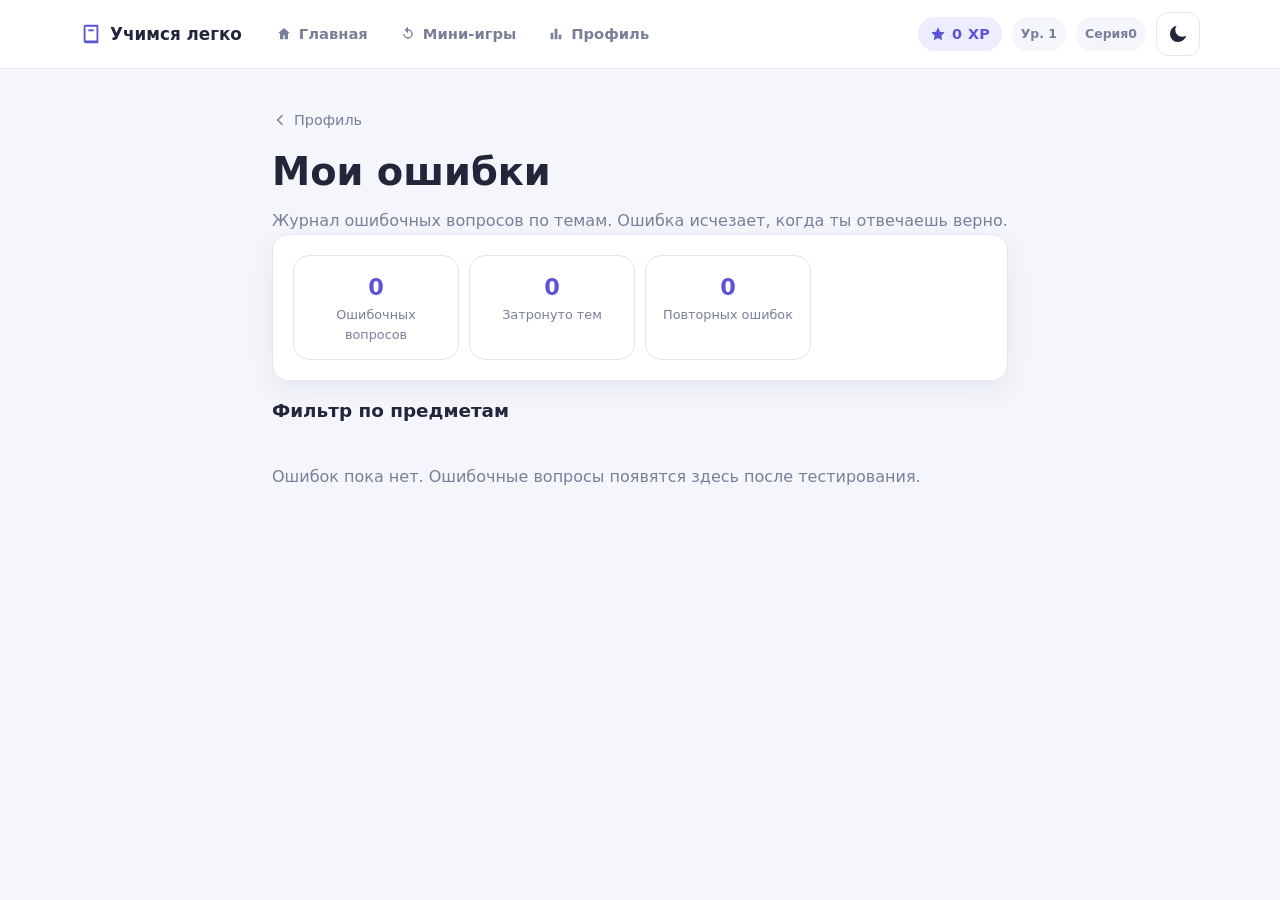
<file: mistakes.html>
<!DOCTYPE html>
<html lang="ru">
<head>
  <meta charset="UTF-8">
  <meta name="viewport" content="width=device-width, initial-scale=1.0">
  <script>
    try {
      const profile = JSON.parse(localStorage.getItem('ul:profile') || '{}');
      const legacy = JSON.parse(localStorage.getItem('uchimsya-legko-v1') || '{}');
      document.documentElement.dataset.theme = profile.theme || legacy.theme || 'light';
    } catch (error) {
      document.documentElement.dataset.theme = 'light';
    }
  </script>
  <link rel="icon" type="image/svg+xml" href="data:image/svg+xml,%3Csvg xmlns='http://www.w3.org/2000/svg' viewBox='0 0 64 64'%3E%3Crect width='64' height='64' rx='14' fill='%236c5ce7'/%3E%3Cpath d='M16 16h32v34H16z' fill='white'/%3E%3C/svg%3E">
  <title>Мои ошибки — Учимся легко</title>
  <meta name="description" content="Журнал ошибок по темам: текст вопроса, правильный ответ и объяснение.">
  <meta property="og:title" content="Учимся легко — мои ошибки">
  <meta property="og:type" content="website">
  <link rel="stylesheet" href="css/base.css">
  <link rel="stylesheet" href="css/layout.css">
  <link rel="stylesheet" href="css/components.css">
  <link rel="stylesheet" href="css/pages.css">
  <link rel="stylesheet" href="css/learning.css">
</head>
<body data-page="mistakes">

  <svg xmlns="http://www.w3.org/2000/svg" class="svg-sprite" aria-hidden="true">
    <symbol id="icon-book" viewBox="0 0 24 24"><path d="M4 4a2 2 0 0 1 2-2h13a1 1 0 0 1 1 1v18a1 1 0 0 1-1 1H6a2 2 0 0 1-2-2V4zm2 14v1h12V4H6v14z" fill="currentColor"/><path d="M9 7h6v2H9V7z" fill="currentColor"/></symbol>
    <symbol id="icon-star" viewBox="0 0 24 24"><path d="M12 2l3 6.5 7 1-5 5 1.2 7L12 18l-6.2 3.5L7 14.5l-5-5 7-1L12 2z" fill="currentColor"/></symbol>
    <symbol id="icon-sun" viewBox="0 0 24 24"><circle cx="12" cy="12" r="5" fill="currentColor"/><path d="M12 1v3M12 20v3M1 12h3M20 12h3M4.2 4.2l2.1 2.1M17.7 17.7l2.1 2.1M19.8 4.2l-2.1 2.1M6.3 17.7l-2.1 2.1" stroke="currentColor" stroke-width="2" stroke-linecap="round"/></symbol>
    <symbol id="icon-moon" viewBox="0 0 24 24"><path d="M21 13.5A9 9 0 1 1 10.5 3a7.5 7.5 0 0 0 10.5 10.5z" fill="currentColor"/></symbol>
    <symbol id="icon-home" viewBox="0 0 24 24"><path d="M12 3l9 8h-3v9h-5v-6h-2v6H6v-9H3l9-8z" fill="currentColor"/></symbol>
    <symbol id="icon-chart" viewBox="0 0 24 24"><path d="M4 20V10h4v10H4zm6 0V4h4v16h-4zm6 0v-7h4v7h-4z" fill="currentColor"/></symbol>
    <symbol id="icon-cross" viewBox="0 0 24 24"><path d="M18.3 5.7L12 12l6.3 6.3-1.4 1.4L10.6 13.4 4.3 19.7 2.9 18.3 9.2 12 2.9 5.7l1.4-1.4L10.6 10.6l6.3-6.3 1.4 1.4z" fill="currentColor"/></symbol>
    <symbol id="icon-check" viewBox="0 0 24 24"><path d="M20 6L9 17l-5-5 1.5-1.5L9 14l9.5-9.5L20 6z" fill="currentColor"/></symbol>
    <symbol id="icon-repeat" viewBox="0 0 24 24"><path d="M12 5V1L7 6l5 5V7a5 5 0 1 1-5 5H5a7 7 0 1 0 7-7z" fill="currentColor"/></symbol>
    <symbol id="icon-arrow-left" viewBox="0 0 24 24"><path d="M15 4l-8 8 8 8 1.5-1.5L10 12l6.5-6.5L15 4z" fill="currentColor"/></symbol>
  </svg>

  <header class="topbar">
    <div class="topbar-left">
      <a class="logo" href="index.html"><svg class="ic" aria-hidden="true"><use href="#icon-book"/></svg> Учимся легко</a>
      <nav class="desktop-nav" aria-label="Основная навигация">
        <a class="nav-item" data-nav="home" href="index.html"><svg class="ic ic-sm" aria-hidden="true"><use href="#icon-home"/></svg><span>Главная</span></a>
        <a class="nav-item" data-nav="games" href="games.html"><svg class="ic ic-sm" aria-hidden="true"><use href="#icon-repeat"/></svg><span>Мини-игры</span></a>
        <a class="nav-item" data-nav="profile" href="profile.html"><svg class="ic ic-sm" aria-hidden="true"><use href="#icon-chart"/></svg><span>Профиль</span></a>
      </nav>
    </div>
    <div class="topbar-right">
      <span class="xp-badge" aria-label="Опыт"><svg class="ic ic-sm" aria-hidden="true"><use href="#icon-star"/></svg> <span id="xpValue">0</span> XP</span><a class="level-top" href="profile.html" id="headerLevel">Ур. 1</a><a class="streak-top" href="profile.html" aria-label="Серия дней">Серия <strong id="headerStreak">0</strong></a>
      <button class="icon-btn" id="themeToggle" aria-label="Переключить тему"><svg class="ic" id="themeIcon" aria-hidden="true"><use href="#icon-sun"/></svg></button>
    </div>
  </header>

  <nav class="mobile-nav" aria-label="Основная навигация">
    <a class="nav-item" data-nav="home" href="index.html"><svg class="ic" aria-hidden="true"><use href="#icon-home"/></svg><span>Главная</span></a>
    <a class="nav-item" data-nav="games" href="games.html"><svg class="ic" aria-hidden="true"><use href="#icon-repeat"/></svg><span>Игры</span></a>
    <a class="nav-item" data-nav="mistakes" href="mistakes.html"><svg class="ic" aria-hidden="true"><use href="#icon-cross"/></svg><span>Ошибки</span></a>
    <a class="nav-item" data-nav="profile" href="profile.html"><svg class="ic" aria-hidden="true"><use href="#icon-book"/></svg><span>Профиль</span></a>
  </nav>

  <main class="container">
    <p class="page-head"><a class="crumb" href="profile.html"><svg class="ic ic-sm" aria-hidden="true"><use href="#icon-arrow-left"/></svg> Профиль</a></p>
    <h1>Мои ошибки</h1>
    <p class="subtitle">Журнал ошибочных вопросов по темам. Ошибка исчезает, когда ты отвечаешь верно.</p>

    <section class="card" id="mistakesSummary"></section>
    <h2 style="font-size:1.15rem">Фильтр по предметам</h2>
    <div class="chip-row" id="mistakesFilters"></div>
    <div id="mistakesByTopic"></div>
  </main>

  <div class="toast" id="toast" role="status" aria-live="polite"></div>

  <script src="js/data/grades.js"></script>
  <script src="js/data/subjects.js"></script>
  <script src="js/data/topics.js"></script>
  <script src="js/data/curriculum.js"></script>
  <script src="js/data/curriculum-3-4.js"></script>
  <script src="js/data/curriculum-5-7.js"></script>
  <script src="js/data/curriculum-8.js"></script>
  <script src="js/data/curriculum-9-11.js"></script>
  <script src="js/data/tests.js"></script>
  <script src="js/data/achievements.js"></script>
  <script src="js/core/icons.js"></script>
  <script src="js/services/storageService.js"></script>
  <script src="js/core/storage.js"></script>
  <script src="js/core/router.js"></script>
  <script src="js/core/ui.js"></script>
  <script src="js/features/mistakes.js"></script>
  <script src="js/pages/mistakes.js"></script>
</body>
</html>
</file>
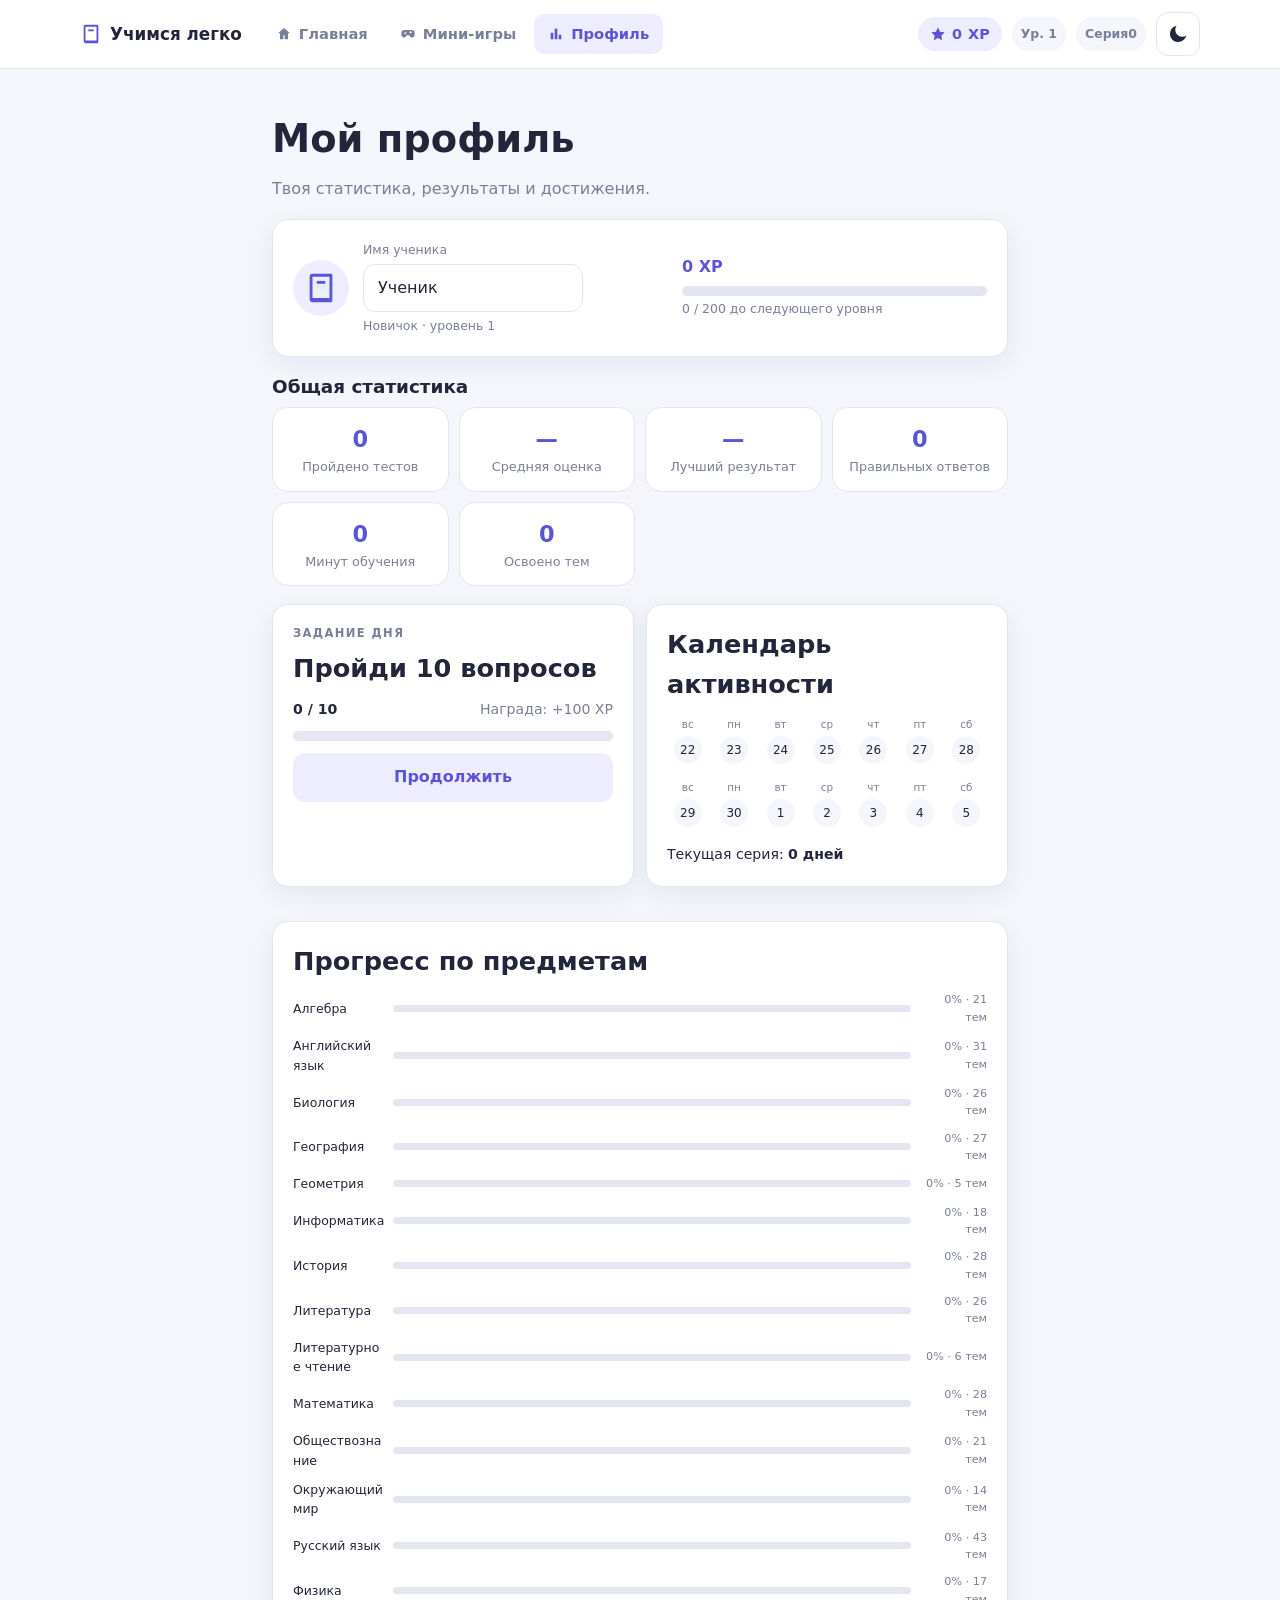
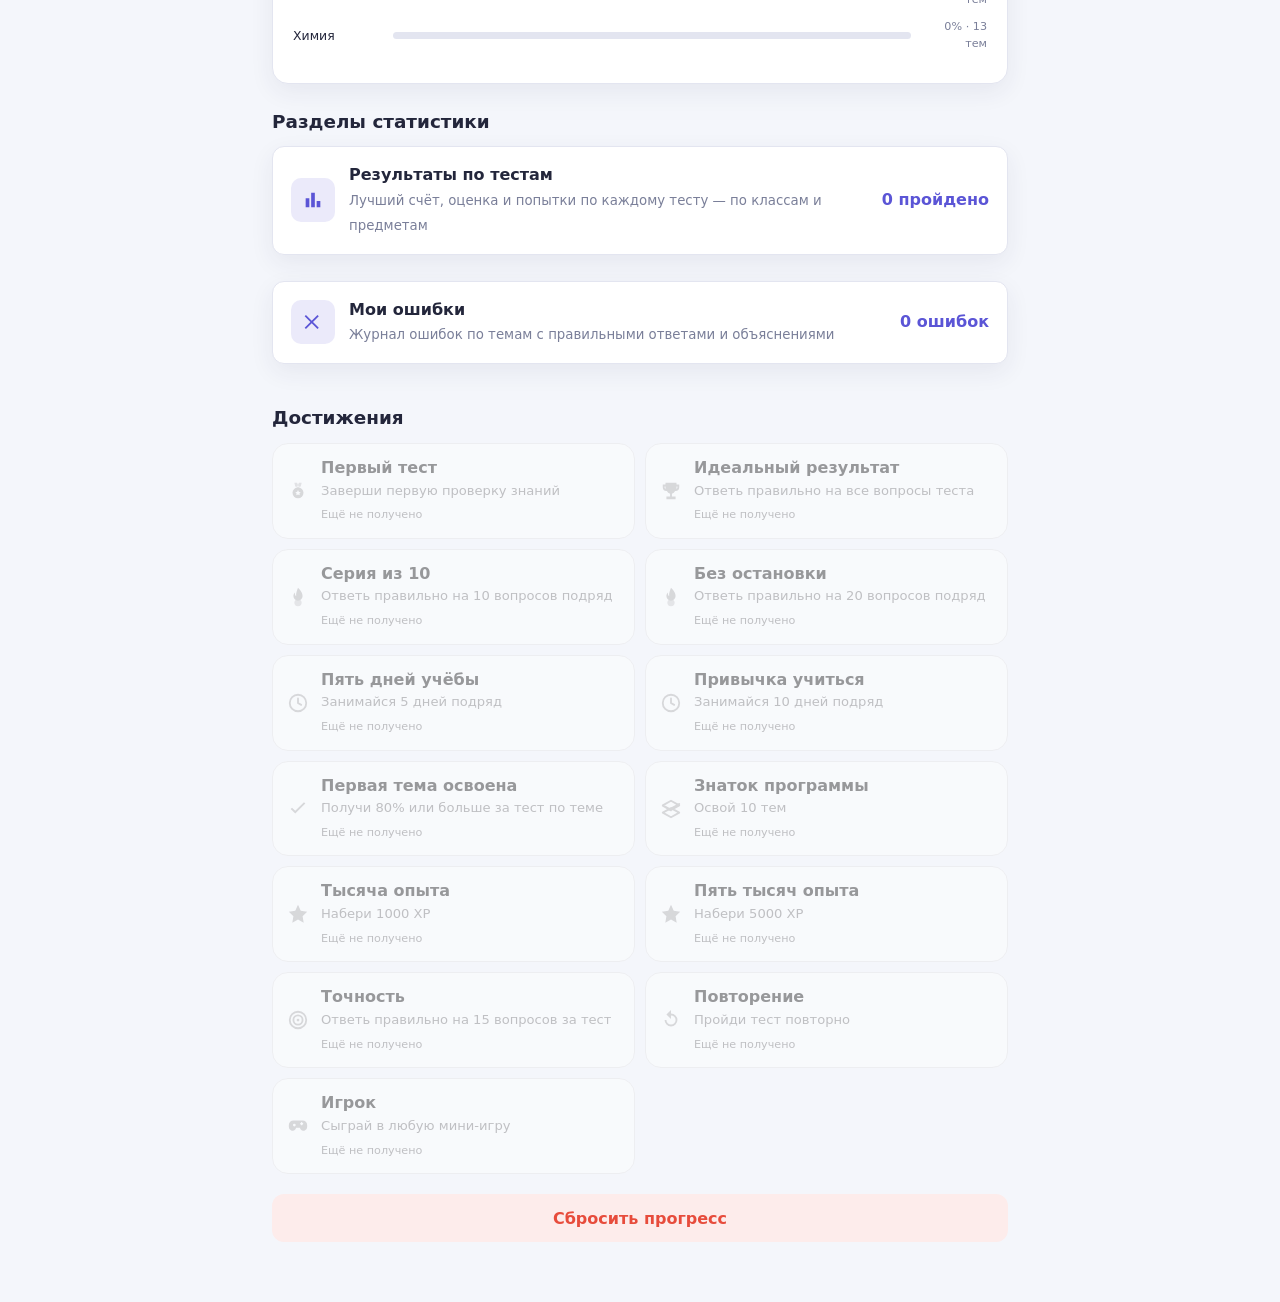
<file: profile.html>
<!DOCTYPE html>
<html lang="ru">
<head>
  <meta charset="UTF-8">
  <meta name="viewport" content="width=device-width, initial-scale=1.0">
  <script>
    try {
      const profile = JSON.parse(localStorage.getItem('ul:profile') || '{}');
      const legacy = JSON.parse(localStorage.getItem('uchimsya-legko-v1') || '{}');
      document.documentElement.dataset.theme = profile.theme || legacy.theme || 'light';
    } catch (error) {
      document.documentElement.dataset.theme = 'light';
    }
  </script>
  <link rel="icon" type="image/svg+xml" href="data:image/svg+xml,%3Csvg xmlns='http://www.w3.org/2000/svg' viewBox='0 0 64 64'%3E%3Crect width='64' height='64' rx='14' fill='%236c5ce7'/%3E%3Cpath d='M16 16h32v34H16z' fill='white'/%3E%3C/svg%3E">
  <title>Профиль и статистика — Учимся легко</title>
  <meta name="description" content="Смотри прогресс, достижения, учебную серию, ежедневные цели и результаты тестов.">
  <meta property="og:title" content="Учимся легко — профиль и статистика">
  <meta property="og:type" content="website">
  <link rel="stylesheet" href="css/base.css">
  <link rel="stylesheet" href="css/layout.css">
  <link rel="stylesheet" href="css/components.css">
  <link rel="stylesheet" href="css/pages.css">
  <link rel="stylesheet" href="css/learning.css">
</head>
<body data-page="profile">

  <!-- SVG-спрайт с иконками (вместо эмодзи) -->
  <svg xmlns="http://www.w3.org/2000/svg" class="svg-sprite" aria-hidden="true">
    <symbol id="icon-book" viewBox="0 0 24 24"><path d="M4 4a2 2 0 0 1 2-2h13a1 1 0 0 1 1 1v18a1 1 0 0 1-1 1H6a2 2 0 0 1-2-2V4zm2 14v1h12V4H6v14z" fill="currentColor"/><path d="M9 7h6v2H9V7z" fill="currentColor"/></symbol>
    <symbol id="icon-star" viewBox="0 0 24 24"><path d="M12 2l3 6.5 7 1-5 5 1.2 7L12 18l-6.2 3.5L7 14.5l-5-5 7-1L12 2z" fill="currentColor"/></symbol>
    <symbol id="icon-sun" viewBox="0 0 24 24"><circle cx="12" cy="12" r="5" fill="currentColor"/><path d="M12 1v3M12 20v3M1 12h3M20 12h3M4.2 4.2l2.1 2.1M17.7 17.7l2.1 2.1M19.8 4.2l-2.1 2.1M6.3 17.7l-2.1 2.1" stroke="currentColor" stroke-width="2" stroke-linecap="round"/></symbol>
    <symbol id="icon-moon" viewBox="0 0 24 24"><path d="M21 13.5A9 9 0 1 1 10.5 3a7.5 7.5 0 0 0 10.5 10.5z" fill="currentColor"/></symbol>
    <symbol id="icon-home" viewBox="0 0 24 24"><path d="M12 3l9 8h-3v9h-5v-6h-2v6H6v-9H3l9-8z" fill="currentColor"/></symbol>
    <symbol id="icon-quiz" viewBox="0 0 24 24"><path d="M5 3h14a1 1 0 0 1 1 1v17l-3-2-3 2-3-2-3 2-3-2V4a1 1 0 0 1 1-1z" fill="currentColor"/><path d="M8 8h8v2H8V8zm0 4h8v2H8v-2z" fill="#fff"/></symbol>
    <symbol id="icon-gamepad" viewBox="0 0 24 24"><path d="M7 6h10a5 5 0 0 1 5 5v2a4 4 0 0 1-7 2.7L14 14h-4l-1 1.7A4 4 0 0 1 2 13v-2a5 5 0 0 1 5-5z" fill="currentColor"/><circle cx="8" cy="11" r="1.5" fill="#fff"/><path d="M15 9.5h2M16 8.5v2" stroke="#fff" stroke-width="1.5" stroke-linecap="round"/></symbol>
    <symbol id="icon-chart" viewBox="0 0 24 24"><path d="M4 20V10h4v10H4zm6 0V4h4v16h-4zm6 0v-7h4v7h-4z" fill="currentColor"/></symbol>
    <symbol id="icon-trophy" viewBox="0 0 24 24"><path d="M6 3h12v2h3v3a4 4 0 0 1-4 4h-.5A6 6 0 0 1 13 15v3h4v3H7v-3h4v-3a6 6 0 0 1-3.5-3H7a4 4 0 0 1-4-4V5h3V3zm0 4H5v1a2 2 0 0 0 1 1.7V7zm12 0v2.7A2 2 0 0 0 19 8V7h-1z" fill="currentColor"/></symbol>
    <symbol id="icon-medal" viewBox="0 0 24 24"><circle cx="12" cy="14" r="6" fill="currentColor"/><path d="M12 11l1 2 2 .3-1.5 1.4.4 2-1.9-1-1.9 1 .4-2L9 13.3l2-.3 1-2z" fill="#fff"/><path d="M8 3h3l2 5-4-1-1-4zm8 0h-3l-2 5 4-1 1-4z" fill="currentColor" opacity=".7"/></symbol>
    <symbol id="icon-bulb" viewBox="0 0 24 24"><path d="M12 2a7 7 0 0 1 4 12.7V17H8v-2.3A7 7 0 0 1 12 2zm-3 17h6v2a1 1 0 0 1-1 1h-4a1 1 0 0 1-1-1v-2z" fill="currentColor"/></symbol>
    <symbol id="icon-check" viewBox="0 0 24 24"><path d="M20 6L9 17l-5-5 1.5-1.5L9 14l9.5-9.5L20 6z" fill="currentColor"/></symbol>
    <symbol id="icon-cross" viewBox="0 0 24 24"><path d="M18.3 5.7L12 12l6.3 6.3-1.4 1.4L10.6 13.4 4.3 19.7 2.9 18.3 9.2 12 2.9 5.7l1.4-1.4L10.6 10.6l6.3-6.3 1.4 1.4z" fill="currentColor"/></symbol>
    <symbol id="icon-target" viewBox="0 0 24 24"><circle cx="12" cy="12" r="9" fill="none" stroke="currentColor" stroke-width="2"/><circle cx="12" cy="12" r="5" fill="none" stroke="currentColor" stroke-width="2"/><circle cx="12" cy="12" r="1.5" fill="currentColor"/></symbol>
    <symbol id="icon-fire" viewBox="0 0 24 24"><path d="M12 2s5 4 5 9a5 5 0 0 1-10 0c0-1.5.5-3 1.5-4C8.5 9 9 10.5 10 11c-.5-3 1-6 2-9z" fill="currentColor"/><path d="M12 22a4 4 0 0 1-4-4c0-2 2-3.5 4-6 2 2.5 4 4 4 6a4 4 0 0 1-4 4z" fill="currentColor" opacity=".6"/></symbol>
    <symbol id="icon-repeat" viewBox="0 0 24 24"><path d="M12 5V1L7 6l5 5V7a5 5 0 1 1-5 5H5a7 7 0 1 0 7-7z" fill="currentColor"/></symbol>
    <symbol id="icon-search" viewBox="0 0 24 24"><circle cx="10" cy="10" r="6" fill="none" stroke="currentColor" stroke-width="2.5"/><path d="M14.5 14.5L21 21" stroke="currentColor" stroke-width="2.5" stroke-linecap="round"/></symbol>
    <symbol id="icon-pencil" viewBox="0 0 24 24"><path d="M3 17.2V21h3.8L17.9 9.9l-3.8-3.8L3 17.2zM20.7 7.1a1 1 0 0 0 0-1.4l-2.4-2.4a1 1 0 0 0-1.4 0l-1.8 1.8 3.8 3.8 1.8-1.8z" fill="currentColor"/></symbol>
    <symbol id="icon-mask" viewBox="0 0 24 24"><path d="M4 5h16v3c0 5-3.6 9-8 9s-8-4-8-9V5zm4 4a1.5 1.5 0 1 0 0 3 1.5 1.5 0 0 0 0-3zm8 0a1.5 1.5 0 1 0 0 3 1.5 1.5 0 0 0 0-3zM9 20h6v1.5H9V20z" fill="currentColor"/></symbol>
    <symbol id="icon-arrow-left" viewBox="0 0 24 24"><path d="M15 4l-8 8 8 8 1.5-1.5L10 12l6.5-6.5L15 4z" fill="currentColor"/></symbol>
    <symbol id="icon-arrow-right" viewBox="0 0 24 24"><path d="M9 4l8 8-8 8-1.5-1.5L14 12 7.5 5.5 9 4z" fill="currentColor"/></symbol>
    <symbol id="icon-celebrate" viewBox="0 0 24 24"><path d="M12 2l1.5 4.5L18 8l-4.5 1.5L12 14l-1.5-4.5L6 8l4.5-1.5L12 2zM5 14l1 3 3 1-3 1-1 3-1-3-3-1 3-1 1-3zm14 0l1 3 3 1-3 1-1 3-1-3-3-1 3-1 1-3z" fill="currentColor"/></symbol>
    <symbol id="icon-calculator" viewBox="0 0 24 24"><rect x="4" y="2" width="16" height="20" rx="2" fill="currentColor"/><rect x="7" y="5" width="10" height="4" rx="1" fill="#fff"/><path d="M8 12h2v2H8v-2zm3 0h2v2h-2v-2zm3 0h2v2h-2v-2zM8 16h2v2H8v-2zm3 0h2v2h-2v-2zm3 0h2v2h-2v-2z" fill="#fff"/></symbol>
    <symbol id="icon-globe" viewBox="0 0 24 24"><circle cx="12" cy="12" r="9" fill="none" stroke="currentColor" stroke-width="2"/><path d="M3 12h18M12 3c3 3 3 15 0 18-3-3-3-15 0-18z" fill="none" stroke="currentColor" stroke-width="2"/></symbol>
    <symbol id="icon-flag" viewBox="0 0 24 24"><path d="M5 3v18h2v-7h11l-3-4 3-4H7V3H5z" fill="currentColor"/></symbol>
    <symbol id="icon-clock" viewBox="0 0 24 24"><circle cx="12" cy="12" r="9" fill="none" stroke="currentColor" stroke-width="2"/><path d="M12 7v5l3.5 2" stroke="currentColor" stroke-width="2" stroke-linecap="round" fill="none"/></symbol>
    <symbol id="icon-feather" viewBox="0 0 24 24"><path d="M20 3c-4 0-8 2-10 5l-4 6 4 1 1 4 6-4c3-2 5-6 5-10l-2-2zM8 16L18 6" stroke="currentColor" stroke-width="2" fill="none" stroke-linecap="round" stroke-linejoin="round"/></symbol>
    <symbol id="icon-leaf" viewBox="0 0 24 24"><path d="M5 21C5 9 13 3 21 3c0 8-6 16-16 16-1 0-1-1 0-1zM5 21c3-3 6-5 9-7" stroke="currentColor" stroke-width="2" fill="none" stroke-linecap="round" stroke-linejoin="round"/></symbol>
    <symbol id="icon-compass" viewBox="0 0 24 24"><circle cx="12" cy="12" r="9" fill="none" stroke="currentColor" stroke-width="2"/><path d="M15.5 8.5l-2 5-5 2 2-5 5-2z" fill="currentColor"/></symbol>
    <symbol id="icon-chip" viewBox="0 0 24 24"><rect x="6" y="6" width="12" height="12" rx="2" fill="none" stroke="currentColor" stroke-width="2"/><rect x="10" y="10" width="4" height="4" fill="currentColor"/><path d="M9 2v4M15 2v4M9 18v4M15 18v4M2 9h4M2 15h4M18 9h4M18 15h4" stroke="currentColor" stroke-width="2" stroke-linecap="round"/></symbol>
    <symbol id="icon-layers" viewBox="0 0 24 24"><path d="M12 3l9 5-9 5-9-5 9-5zm0 8.5l9-5M12 13.5l-9-5M12 21l9-5-9-5-9 5 9 5z" stroke="currentColor" stroke-width="2" fill="none" stroke-linecap="round" stroke-linejoin="round"/></symbol>
  </svg>


  <header class="topbar">
    <div class="topbar-left">
      <a class="logo" href="index.html"><svg class="ic" aria-hidden="true"><use href="#icon-book"/></svg> Учимся легко</a>
      <nav class="desktop-nav" aria-label="Основная навигация">
        <a class="nav-item" data-nav="home" href="index.html"><svg class="ic ic-sm" aria-hidden="true"><use href="#icon-home"/></svg><span>Главная</span></a>
        <a class="nav-item" data-nav="games" href="games.html"><svg class="ic ic-sm" aria-hidden="true"><use href="#icon-gamepad"/></svg><span>Мини-игры</span></a>
        <a class="nav-item" data-nav="profile" href="profile.html"><svg class="ic ic-sm" aria-hidden="true"><use href="#icon-chart"/></svg><span>Профиль</span></a>
      </nav>
    </div>
    <div class="topbar-right">
      <span class="xp-badge" aria-label="Опыт"><svg class="ic ic-sm" aria-hidden="true"><use href="#icon-star"/></svg> <span id="xpValue">0</span> XP</span><a class="level-top" href="profile.html" id="headerLevel">Ур. 1</a><a class="streak-top" href="profile.html" aria-label="Серия дней">Серия <strong id="headerStreak">0</strong></a>
      <button class="icon-btn" id="themeToggle" aria-label="Переключить тему"><svg class="ic" id="themeIcon" aria-hidden="true"><use href="#icon-sun"/></svg></button>
    </div>
  </header>

  <nav class="mobile-nav" aria-label="Основная навигация">
    <a class="nav-item" data-nav="home" href="index.html"><svg class="ic" aria-hidden="true"><use href="#icon-home"/></svg><span>Главная</span></a>
    <a class="nav-item" data-nav="study" href="index.html#gradeGrid"><svg class="ic" aria-hidden="true"><use href="#icon-book"/></svg><span>Учёба</span></a>
    <a class="nav-item" data-nav="games" href="games.html"><svg class="ic" aria-hidden="true"><use href="#icon-gamepad"/></svg><span>Игры</span></a>
    <a class="nav-item" data-nav="awards" href="profile.html#achievementsSection"><svg class="ic" aria-hidden="true"><use href="#icon-trophy"/></svg><span>Награды</span></a>
    <a class="nav-item" data-nav="profile" href="profile.html"><svg class="ic" aria-hidden="true"><use href="#icon-chart"/></svg><span>Профиль</span></a>
  </nav>

  <main class="container">
    <h1>Мой профиль</h1>
    <p class="subtitle" style="margin-bottom:18px">Твоя статистика, результаты и достижения.</p>

    <section class="profile-hero card" id="profileHero"></section>
    <h2 style="font-size:1.15rem">Общая статистика</h2>
    <div class="stats-grid" id="profileStats"></div>

    <div class="profile-panels"><section class="card daily-panel" id="dailyPanel"></section><section class="card activity-panel"><h2>Календарь активности</h2><div id="activityCalendar"></div></section></div>
    <section class="card progress-visuals"><h2>Прогресс по предметам</h2><div id="subjectProgress"></div></section>
    <h2 style="font-size:1.15rem;margin-top:24px">Разделы статистики</h2>
    <div class="profile-sections" id="profileSections"></div>

    <h2 id="achievementsSection" style="font-size:1.15rem;margin-top:24px">Достижения</h2>
    <div class="achievements" id="achievementsList" style="margin-top:10px"></div>

    <button class="btn danger full" id="resetProgress">Сбросить прогресс</button>
  </main>

  <div class="confetti-layer" id="confettiLayer" aria-hidden="true"></div>
  <div class="toast" id="toast" role="status" aria-live="polite"></div>

  <script src="js/data/grades.js"></script>
  <script src="js/data/subjects.js"></script>
  <script src="js/data/topics.js"></script>
  <script src="js/data/curriculum.js"></script>
  <script src="js/data/curriculum-3-4.js"></script>
  <script src="js/data/curriculum-5-7.js"></script>
  <script src="js/data/curriculum-8.js"></script>
  <script src="js/data/curriculum-9-11.js"></script>
  <script src="js/data/tests.js"></script>
  <script src="js/data/achievements.js"></script>
  <script src="js/core/icons.js"></script>
  <script src="js/services/storageService.js"></script>
  <script src="js/core/storage.js"></script>
  <script src="js/core/router.js"></script>
  <script src="js/core/ui.js"></script>
  <script src="js/features/profile.js"></script>
  <script src="js/pages/profile.js"></script>
</body>
</html>
</file>
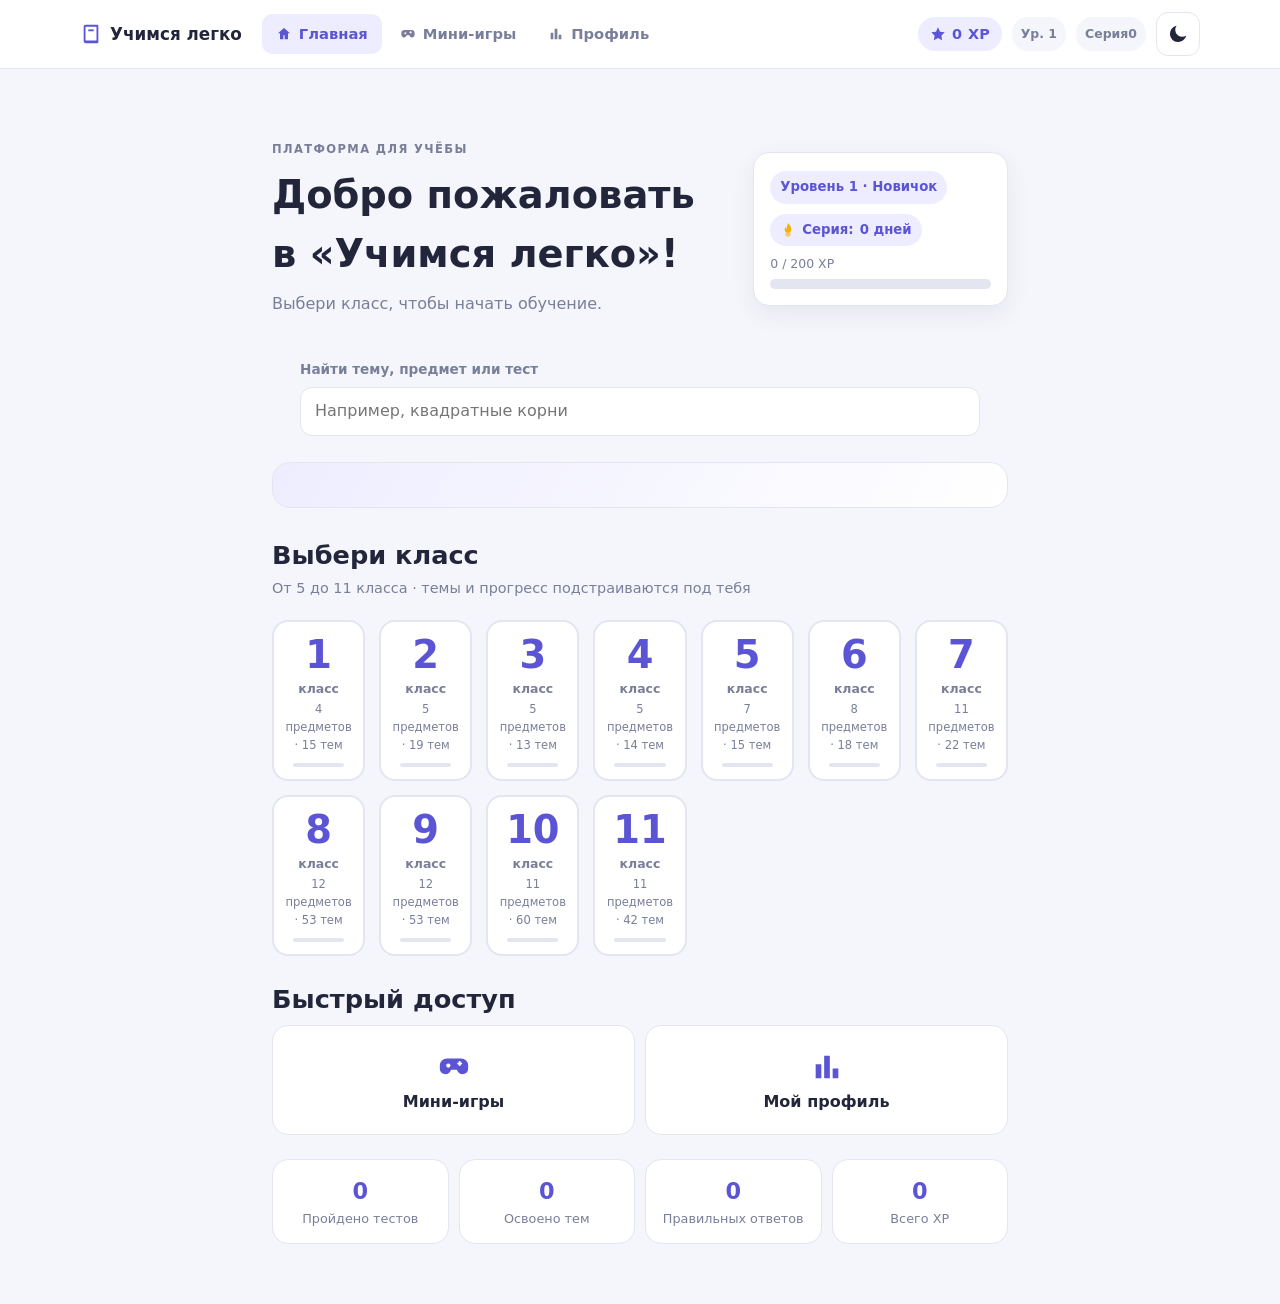
<file: quiz.html>
<!DOCTYPE html>
<html lang="ru">
<head>
  <meta charset="UTF-8">
  <meta name="viewport" content="width=device-width, initial-scale=1.0">
  <script>
    try {
      const profile = JSON.parse(localStorage.getItem('ul:profile') || '{}');
      const legacy = JSON.parse(localStorage.getItem('uchimsya-legko-v1') || '{}');
      document.documentElement.dataset.theme = profile.theme || legacy.theme || 'light';
    } catch (error) {
      document.documentElement.dataset.theme = 'light';
    }
  </script>
  <link rel="icon" type="image/svg+xml" href="data:image/svg+xml,%3Csvg xmlns='http://www.w3.org/2000/svg' viewBox='0 0 64 64'%3E%3Crect width='64' height='64' rx='14' fill='%236c5ce7'/%3E%3Cpath d='M16 16h32v34H16z' fill='white'/%3E%3C/svg%3E">
  <title>Тестирование — Учимся легко</title>
  <meta name="description" content="Проверь знания в режиме обучения или экзамена, получи разбор ответов и прогресс.">
  <meta property="og:title" content="Учимся легко — учебные тесты">
  <meta property="og:type" content="website">
  <link rel="stylesheet" href="css/base.css">
  <link rel="stylesheet" href="css/layout.css">
  <link rel="stylesheet" href="css/components.css">
  <link rel="stylesheet" href="css/pages.css">
  <link rel="stylesheet" href="css/learning.css">
</head>
<body data-page="quiz">

  <!-- SVG-спрайт с иконками (вместо эмодзи) -->
  <svg xmlns="http://www.w3.org/2000/svg" class="svg-sprite" aria-hidden="true">
    <symbol id="icon-book" viewBox="0 0 24 24"><path d="M4 4a2 2 0 0 1 2-2h13a1 1 0 0 1 1 1v18a1 1 0 0 1-1 1H6a2 2 0 0 1-2-2V4zm2 14v1h12V4H6v14z" fill="currentColor"/><path d="M9 7h6v2H9V7z" fill="currentColor"/></symbol>
    <symbol id="icon-star" viewBox="0 0 24 24"><path d="M12 2l3 6.5 7 1-5 5 1.2 7L12 18l-6.2 3.5L7 14.5l-5-5 7-1L12 2z" fill="currentColor"/></symbol>
    <symbol id="icon-sun" viewBox="0 0 24 24"><circle cx="12" cy="12" r="5" fill="currentColor"/><path d="M12 1v3M12 20v3M1 12h3M20 12h3M4.2 4.2l2.1 2.1M17.7 17.7l2.1 2.1M19.8 4.2l-2.1 2.1M6.3 17.7l-2.1 2.1" stroke="currentColor" stroke-width="2" stroke-linecap="round"/></symbol>
    <symbol id="icon-moon" viewBox="0 0 24 24"><path d="M21 13.5A9 9 0 1 1 10.5 3a7.5 7.5 0 0 0 10.5 10.5z" fill="currentColor"/></symbol>
    <symbol id="icon-home" viewBox="0 0 24 24"><path d="M12 3l9 8h-3v9h-5v-6h-2v6H6v-9H3l9-8z" fill="currentColor"/></symbol>
    <symbol id="icon-quiz" viewBox="0 0 24 24"><path d="M5 3h14a1 1 0 0 1 1 1v17l-3-2-3 2-3-2-3 2-3-2V4a1 1 0 0 1 1-1z" fill="currentColor"/><path d="M8 8h8v2H8V8zm0 4h8v2H8v-2z" fill="#fff"/></symbol>
    <symbol id="icon-gamepad" viewBox="0 0 24 24"><path d="M7 6h10a5 5 0 0 1 5 5v2a4 4 0 0 1-7 2.7L14 14h-4l-1 1.7A4 4 0 0 1 2 13v-2a5 5 0 0 1 5-5z" fill="currentColor"/><circle cx="8" cy="11" r="1.5" fill="#fff"/><path d="M15 9.5h2M16 8.5v2" stroke="#fff" stroke-width="1.5" stroke-linecap="round"/></symbol>
    <symbol id="icon-chart" viewBox="0 0 24 24"><path d="M4 20V10h4v10H4zm6 0V4h4v16h-4zm6 0v-7h4v7h-4z" fill="currentColor"/></symbol>
    <symbol id="icon-trophy" viewBox="0 0 24 24"><path d="M6 3h12v2h3v3a4 4 0 0 1-4 4h-.5A6 6 0 0 1 13 15v3h4v3H7v-3h4v-3a6 6 0 0 1-3.5-3H7a4 4 0 0 1-4-4V5h3V3zm0 4H5v1a2 2 0 0 0 1 1.7V7zm12 0v2.7A2 2 0 0 0 19 8V7h-1z" fill="currentColor"/></symbol>
    <symbol id="icon-medal" viewBox="0 0 24 24"><circle cx="12" cy="14" r="6" fill="currentColor"/><path d="M12 11l1 2 2 .3-1.5 1.4.4 2-1.9-1-1.9 1 .4-2L9 13.3l2-.3 1-2z" fill="#fff"/><path d="M8 3h3l2 5-4-1-1-4zm8 0h-3l-2 5 4-1 1-4z" fill="currentColor" opacity=".7"/></symbol>
    <symbol id="icon-bulb" viewBox="0 0 24 24"><path d="M12 2a7 7 0 0 1 4 12.7V17H8v-2.3A7 7 0 0 1 12 2zm-3 17h6v2a1 1 0 0 1-1 1h-4a1 1 0 0 1-1-1v-2z" fill="currentColor"/></symbol>
    <symbol id="icon-check" viewBox="0 0 24 24"><path d="M20 6L9 17l-5-5 1.5-1.5L9 14l9.5-9.5L20 6z" fill="currentColor"/></symbol>
    <symbol id="icon-cross" viewBox="0 0 24 24"><path d="M18.3 5.7L12 12l6.3 6.3-1.4 1.4L10.6 13.4 4.3 19.7 2.9 18.3 9.2 12 2.9 5.7l1.4-1.4L10.6 10.6l6.3-6.3 1.4 1.4z" fill="currentColor"/></symbol>
    <symbol id="icon-target" viewBox="0 0 24 24"><circle cx="12" cy="12" r="9" fill="none" stroke="currentColor" stroke-width="2"/><circle cx="12" cy="12" r="5" fill="none" stroke="currentColor" stroke-width="2"/><circle cx="12" cy="12" r="1.5" fill="currentColor"/></symbol>
    <symbol id="icon-fire" viewBox="0 0 24 24"><path d="M12 2s5 4 5 9a5 5 0 0 1-10 0c0-1.5.5-3 1.5-4C8.5 9 9 10.5 10 11c-.5-3 1-6 2-9z" fill="currentColor"/><path d="M12 22a4 4 0 0 1-4-4c0-2 2-3.5 4-6 2 2.5 4 4 4 6a4 4 0 0 1-4 4z" fill="currentColor" opacity=".6"/></symbol>
    <symbol id="icon-repeat" viewBox="0 0 24 24"><path d="M12 5V1L7 6l5 5V7a5 5 0 1 1-5 5H5a7 7 0 1 0 7-7z" fill="currentColor"/></symbol>
    <symbol id="icon-search" viewBox="0 0 24 24"><circle cx="10" cy="10" r="6" fill="none" stroke="currentColor" stroke-width="2.5"/><path d="M14.5 14.5L21 21" stroke="currentColor" stroke-width="2.5" stroke-linecap="round"/></symbol>
    <symbol id="icon-pencil" viewBox="0 0 24 24"><path d="M3 17.2V21h3.8L17.9 9.9l-3.8-3.8L3 17.2zM20.7 7.1a1 1 0 0 0 0-1.4l-2.4-2.4a1 1 0 0 0-1.4 0l-1.8 1.8 3.8 3.8 1.8-1.8z" fill="currentColor"/></symbol>
    <symbol id="icon-mask" viewBox="0 0 24 24"><path d="M4 5h16v3c0 5-3.6 9-8 9s-8-4-8-9V5zm4 4a1.5 1.5 0 1 0 0 3 1.5 1.5 0 0 0 0-3zm8 0a1.5 1.5 0 1 0 0 3 1.5 1.5 0 0 0 0-3zM9 20h6v1.5H9V20z" fill="currentColor"/></symbol>
    <symbol id="icon-arrow-left" viewBox="0 0 24 24"><path d="M15 4l-8 8 8 8 1.5-1.5L10 12l6.5-6.5L15 4z" fill="currentColor"/></symbol>
    <symbol id="icon-arrow-right" viewBox="0 0 24 24"><path d="M9 4l8 8-8 8-1.5-1.5L14 12 7.5 5.5 9 4z" fill="currentColor"/></symbol>
    <symbol id="icon-celebrate" viewBox="0 0 24 24"><path d="M12 2l1.5 4.5L18 8l-4.5 1.5L12 14l-1.5-4.5L6 8l4.5-1.5L12 2zM5 14l1 3 3 1-3 1-1 3-1-3-3-1 3-1 1-3zm14 0l1 3 3 1-3 1-1 3-1-3-3-1 3-1 1-3z" fill="currentColor"/></symbol>
    <symbol id="icon-calculator" viewBox="0 0 24 24"><rect x="4" y="2" width="16" height="20" rx="2" fill="currentColor"/><rect x="7" y="5" width="10" height="4" rx="1" fill="#fff"/><path d="M8 12h2v2H8v-2zm3 0h2v2h-2v-2zm3 0h2v2h-2v-2zM8 16h2v2H8v-2zm3 0h2v2h-2v-2zm3 0h2v2h-2v-2z" fill="#fff"/></symbol>
    <symbol id="icon-globe" viewBox="0 0 24 24"><circle cx="12" cy="12" r="9" fill="none" stroke="currentColor" stroke-width="2"/><path d="M3 12h18M12 3c3 3 3 15 0 18-3-3-3-15 0-18z" fill="none" stroke="currentColor" stroke-width="2"/></symbol>
    <symbol id="icon-flag" viewBox="0 0 24 24"><path d="M5 3v18h2v-7h11l-3-4 3-4H7V3H5z" fill="currentColor"/></symbol>
    <symbol id="icon-clock" viewBox="0 0 24 24"><circle cx="12" cy="12" r="9" fill="none" stroke="currentColor" stroke-width="2"/><path d="M12 7v5l3.5 2" stroke="currentColor" stroke-width="2" stroke-linecap="round" fill="none"/></symbol>
    <symbol id="icon-feather" viewBox="0 0 24 24"><path d="M20 3c-4 0-8 2-10 5l-4 6 4 1 1 4 6-4c3-2 5-6 5-10l-2-2zM8 16L18 6" stroke="currentColor" stroke-width="2" fill="none" stroke-linecap="round" stroke-linejoin="round"/></symbol>
    <symbol id="icon-leaf" viewBox="0 0 24 24"><path d="M5 21C5 9 13 3 21 3c0 8-6 16-16 16-1 0-1-1 0-1zM5 21c3-3 6-5 9-7" stroke="currentColor" stroke-width="2" fill="none" stroke-linecap="round" stroke-linejoin="round"/></symbol>
    <symbol id="icon-compass" viewBox="0 0 24 24"><circle cx="12" cy="12" r="9" fill="none" stroke="currentColor" stroke-width="2"/><path d="M15.5 8.5l-2 5-5 2 2-5 5-2z" fill="currentColor"/></symbol>
    <symbol id="icon-chip" viewBox="0 0 24 24"><rect x="6" y="6" width="12" height="12" rx="2" fill="none" stroke="currentColor" stroke-width="2"/><rect x="10" y="10" width="4" height="4" fill="currentColor"/><path d="M9 2v4M15 2v4M9 18v4M15 18v4M2 9h4M2 15h4M18 9h4M18 15h4" stroke="currentColor" stroke-width="2" stroke-linecap="round"/></symbol>
    <symbol id="icon-layers" viewBox="0 0 24 24"><path d="M12 3l9 5-9 5-9-5 9-5zm0 8.5l9-5M12 13.5l-9-5M12 21l9-5-9-5-9 5 9 5z" stroke="currentColor" stroke-width="2" fill="none" stroke-linecap="round" stroke-linejoin="round"/></symbol>
  </svg>


  <header class="topbar">
    <div class="topbar-left">
      <a class="logo" href="index.html"><svg class="ic" aria-hidden="true"><use href="#icon-book"/></svg> Учимся легко</a>
      <nav class="desktop-nav" aria-label="Основная навигация">
        <a class="nav-item" data-nav="home" href="index.html"><svg class="ic ic-sm" aria-hidden="true"><use href="#icon-home"/></svg><span>Главная</span></a>
        <a class="nav-item" data-nav="games" href="games.html"><svg class="ic ic-sm" aria-hidden="true"><use href="#icon-gamepad"/></svg><span>Мини-игры</span></a>
        <a class="nav-item" data-nav="profile" href="profile.html"><svg class="ic ic-sm" aria-hidden="true"><use href="#icon-chart"/></svg><span>Профиль</span></a>
      </nav>
    </div>
    <div class="topbar-right">
      <span class="xp-badge" aria-label="Опыт"><svg class="ic ic-sm" aria-hidden="true"><use href="#icon-star"/></svg> <span id="xpValue">0</span> XP</span><a class="level-top" href="profile.html" id="headerLevel">Ур. 1</a><a class="streak-top" href="profile.html" aria-label="Серия дней">Серия <strong id="headerStreak">0</strong></a>
      <button class="icon-btn" id="themeToggle" aria-label="Переключить тему"><svg class="ic" id="themeIcon" aria-hidden="true"><use href="#icon-sun"/></svg></button>
    </div>
  </header>

  <nav class="mobile-nav" aria-label="Основная навигация">
    <a class="nav-item" data-nav="home" href="index.html"><svg class="ic" aria-hidden="true"><use href="#icon-home"/></svg><span>Главная</span></a>
    <a class="nav-item" data-nav="study" href="index.html#gradeGrid"><svg class="ic" aria-hidden="true"><use href="#icon-book"/></svg><span>Учёба</span></a>
    <a class="nav-item" data-nav="games" href="games.html"><svg class="ic" aria-hidden="true"><use href="#icon-gamepad"/></svg><span>Игры</span></a>
    <a class="nav-item" data-nav="awards" href="profile.html#achievementsSection"><svg class="ic" aria-hidden="true"><use href="#icon-trophy"/></svg><span>Награды</span></a>
    <a class="nav-item" data-nav="profile" href="profile.html"><svg class="ic" aria-hidden="true"><use href="#icon-chart"/></svg><span>Профиль</span></a>
  </nav>

  <main class="container">

    <!-- ЭКРАН ТЕСТА -->
    <section class="screen active" id="screen-quiz">
      <div class="quiz-context"><span id="quizSubject">Учебная тема</span><strong id="quizTopic">Проверка знаний</strong><span id="quizModeLabel" class="mode-badge"></span></div>
      <div class="quiz-top">
        <div class="quiz-top-row">
          <span id="quizCounter">Вопрос 1 из 20</span>
          <button class="btn ghost btn-exit" id="quizExit" aria-label="Выйти из теста"><svg class="ic ic-sm" aria-hidden="true"><use href="#icon-arrow-left"/></svg> Выйти</button>
        </div>
        <div class="progress" role="progressbar" aria-valuemin="0" aria-valuemax="100"><div class="progress-fill" id="progressFill"></div></div>
      </div>
      <div class="card question-card" id="questionCard"></div>
      <button class="btn primary full" id="nextBtn" disabled>Следующий вопрос</button>
    </section>

    <!-- ЭКРАН РЕЗУЛЬТАТА -->
    <section class="screen" id="screen-result" hidden></section>

    <!-- ЭКРАН РАЗБОРА -->
    <section class="screen" id="screen-review" hidden>
      <button class="btn ghost" id="backToResult" style="width:auto;margin-bottom:14px">
        <svg class="ic ic-sm" aria-hidden="true"><use href="#icon-arrow-left"/></svg> К результату
      </button>
      <h2>Разбор ответов</h2>
      <div id="reviewList"></div>
    </section>
  </main>

  <div class="confetti-layer" id="confettiLayer" aria-hidden="true"></div>
  <div class="toast" id="toast" role="status" aria-live="polite"></div>

  <script src="js/data/grades.js"></script>
  <script src="js/data/subjects.js"></script>
  <script src="js/data/topics.js"></script>
  <script src="js/data/curriculum.js"></script>
  <script src="js/data/curriculum-3-4.js"></script>
  <script src="js/data/curriculum-5-7.js"></script>
  <script src="js/data/curriculum-8.js"></script>
  <script src="js/data/curriculum-9-11.js"></script>
  <script src="js/data/tests.js"></script>
  <script src="js/data/achievements.js"></script>
  <script src="js/core/icons.js"></script>
  <script src="js/services/storageService.js"></script>
  <script src="js/core/storage.js"></script>
  <script src="js/core/router.js"></script>
  <script src="js/core/ui.js"></script>
  <script src="js/features/quiz.js"></script>
  <script src="js/features/review.js"></script>
  <script src="js/pages/quiz.js"></script>
</body>
</html>
</file>
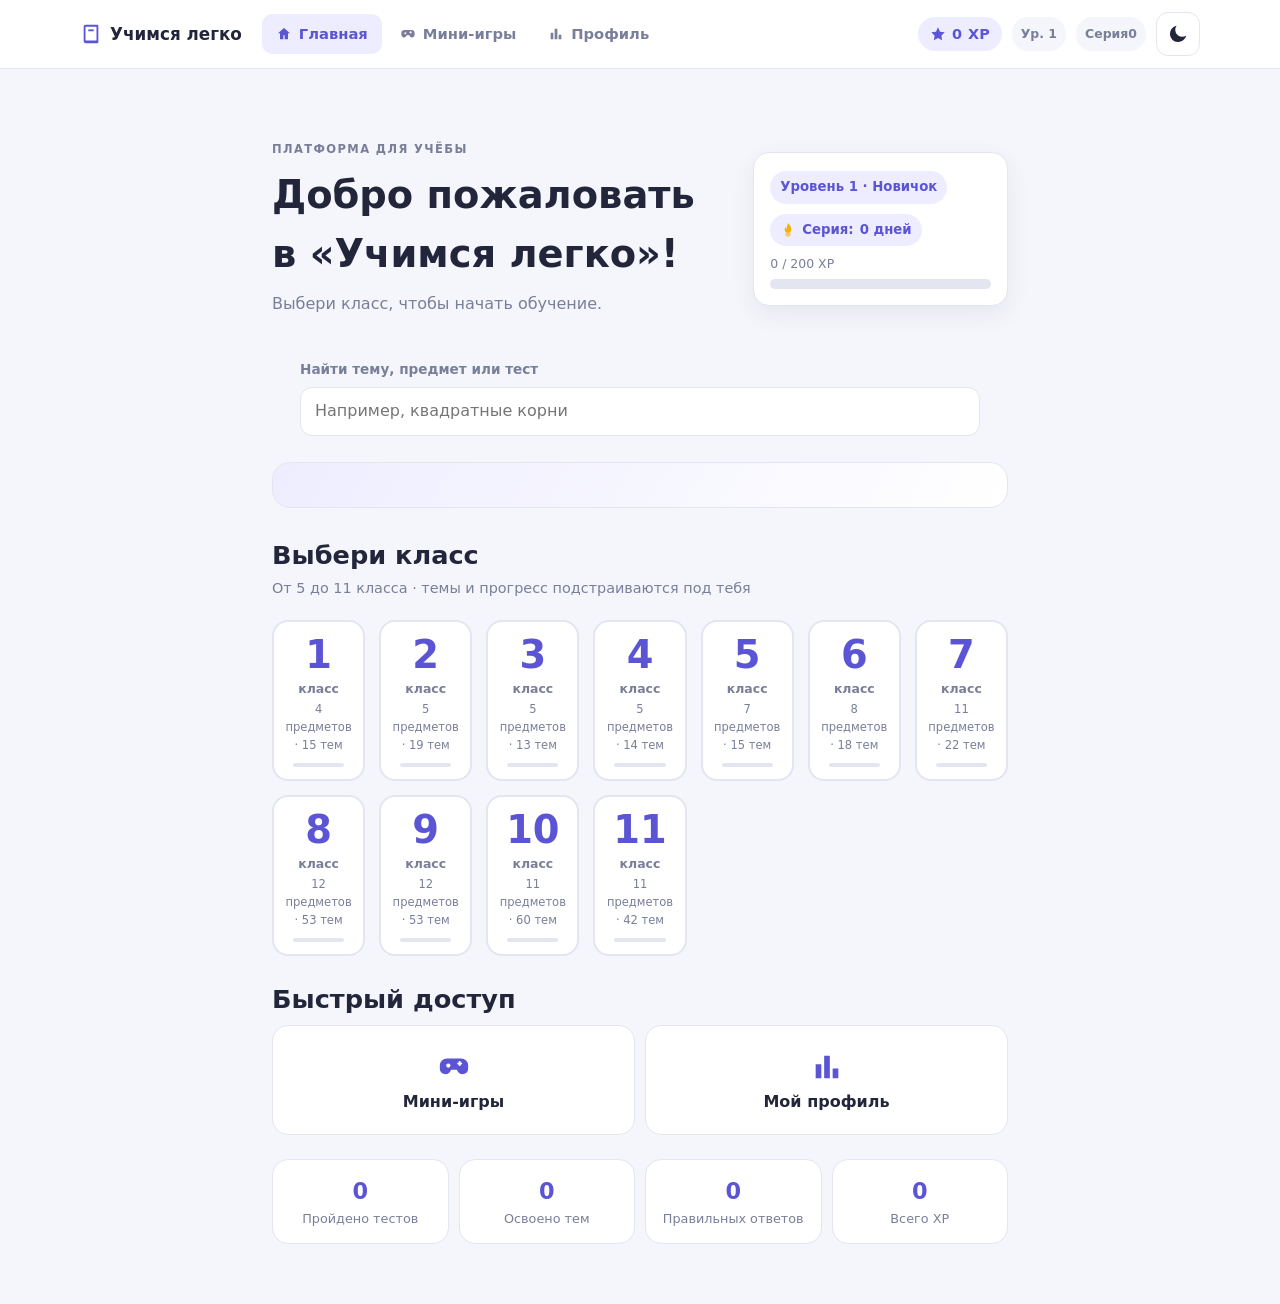
<file: subject.html>
<!DOCTYPE html>
<html lang="ru">
<head>
  <meta charset="UTF-8">
  <meta name="viewport" content="width=device-width, initial-scale=1.0">
  <script>
    try {
      const profile = JSON.parse(localStorage.getItem('ul:profile') || '{}');
      const legacy = JSON.parse(localStorage.getItem('uchimsya-legko-v1') || '{}');
      document.documentElement.dataset.theme = profile.theme || legacy.theme || 'light';
    } catch (error) {
      document.documentElement.dataset.theme = 'light';
    }
  </script>
  <link rel="icon" type="image/svg+xml" href="data:image/svg+xml,%3Csvg xmlns='http://www.w3.org/2000/svg' viewBox='0 0 64 64'%3E%3Crect width='64' height='64' rx='14' fill='%236c5ce7'/%3E%3Cpath d='M16 16h32v34H16z' fill='white'/%3E%3C/svg%3E">
  <title>Темы и тесты по предмету — Учимся легко</title>
  <meta name="description" content="Изучай темы, читай теорию и проходи тесты с объяснениями и повторением ошибок.">
  <meta property="og:title" content="Учимся легко — темы и тесты">
  <meta property="og:type" content="website">
  <link rel="stylesheet" href="css/base.css">
  <link rel="stylesheet" href="css/layout.css">
  <link rel="stylesheet" href="css/components.css">
  <link rel="stylesheet" href="css/pages.css">
  <link rel="stylesheet" href="css/learning.css">
</head>
<body data-page="subject">

  <!-- SVG-спрайт с иконками (вместо эмодзи) -->
  <svg xmlns="http://www.w3.org/2000/svg" class="svg-sprite" aria-hidden="true">
    <symbol id="icon-book" viewBox="0 0 24 24"><path d="M4 4a2 2 0 0 1 2-2h13a1 1 0 0 1 1 1v18a1 1 0 0 1-1 1H6a2 2 0 0 1-2-2V4zm2 14v1h12V4H6v14z" fill="currentColor"/><path d="M9 7h6v2H9V7z" fill="currentColor"/></symbol>
    <symbol id="icon-star" viewBox="0 0 24 24"><path d="M12 2l3 6.5 7 1-5 5 1.2 7L12 18l-6.2 3.5L7 14.5l-5-5 7-1L12 2z" fill="currentColor"/></symbol>
    <symbol id="icon-sun" viewBox="0 0 24 24"><circle cx="12" cy="12" r="5" fill="currentColor"/><path d="M12 1v3M12 20v3M1 12h3M20 12h3M4.2 4.2l2.1 2.1M17.7 17.7l2.1 2.1M19.8 4.2l-2.1 2.1M6.3 17.7l-2.1 2.1" stroke="currentColor" stroke-width="2" stroke-linecap="round"/></symbol>
    <symbol id="icon-moon" viewBox="0 0 24 24"><path d="M21 13.5A9 9 0 1 1 10.5 3a7.5 7.5 0 0 0 10.5 10.5z" fill="currentColor"/></symbol>
    <symbol id="icon-home" viewBox="0 0 24 24"><path d="M12 3l9 8h-3v9h-5v-6h-2v6H6v-9H3l9-8z" fill="currentColor"/></symbol>
    <symbol id="icon-quiz" viewBox="0 0 24 24"><path d="M5 3h14a1 1 0 0 1 1 1v17l-3-2-3 2-3-2-3 2-3-2V4a1 1 0 0 1 1-1z" fill="currentColor"/><path d="M8 8h8v2H8V8zm0 4h8v2H8v-2z" fill="#fff"/></symbol>
    <symbol id="icon-gamepad" viewBox="0 0 24 24"><path d="M7 6h10a5 5 0 0 1 5 5v2a4 4 0 0 1-7 2.7L14 14h-4l-1 1.7A4 4 0 0 1 2 13v-2a5 5 0 0 1 5-5z" fill="currentColor"/><circle cx="8" cy="11" r="1.5" fill="#fff"/><path d="M15 9.5h2M16 8.5v2" stroke="#fff" stroke-width="1.5" stroke-linecap="round"/></symbol>
    <symbol id="icon-chart" viewBox="0 0 24 24"><path d="M4 20V10h4v10H4zm6 0V4h4v16h-4zm6 0v-7h4v7h-4z" fill="currentColor"/></symbol>
    <symbol id="icon-trophy" viewBox="0 0 24 24"><path d="M6 3h12v2h3v3a4 4 0 0 1-4 4h-.5A6 6 0 0 1 13 15v3h4v3H7v-3h4v-3a6 6 0 0 1-3.5-3H7a4 4 0 0 1-4-4V5h3V3zm0 4H5v1a2 2 0 0 0 1 1.7V7zm12 0v2.7A2 2 0 0 0 19 8V7h-1z" fill="currentColor"/></symbol>
    <symbol id="icon-medal" viewBox="0 0 24 24"><circle cx="12" cy="14" r="6" fill="currentColor"/><path d="M12 11l1 2 2 .3-1.5 1.4.4 2-1.9-1-1.9 1 .4-2L9 13.3l2-.3 1-2z" fill="#fff"/><path d="M8 3h3l2 5-4-1-1-4zm8 0h-3l-2 5 4-1 1-4z" fill="currentColor" opacity=".7"/></symbol>
    <symbol id="icon-bulb" viewBox="0 0 24 24"><path d="M12 2a7 7 0 0 1 4 12.7V17H8v-2.3A7 7 0 0 1 12 2zm-3 17h6v2a1 1 0 0 1-1 1h-4a1 1 0 0 1-1-1v-2z" fill="currentColor"/></symbol>
    <symbol id="icon-check" viewBox="0 0 24 24"><path d="M20 6L9 17l-5-5 1.5-1.5L9 14l9.5-9.5L20 6z" fill="currentColor"/></symbol>
    <symbol id="icon-cross" viewBox="0 0 24 24"><path d="M18.3 5.7L12 12l6.3 6.3-1.4 1.4L10.6 13.4 4.3 19.7 2.9 18.3 9.2 12 2.9 5.7l1.4-1.4L10.6 10.6l6.3-6.3 1.4 1.4z" fill="currentColor"/></symbol>
    <symbol id="icon-target" viewBox="0 0 24 24"><circle cx="12" cy="12" r="9" fill="none" stroke="currentColor" stroke-width="2"/><circle cx="12" cy="12" r="5" fill="none" stroke="currentColor" stroke-width="2"/><circle cx="12" cy="12" r="1.5" fill="currentColor"/></symbol>
    <symbol id="icon-fire" viewBox="0 0 24 24"><path d="M12 2s5 4 5 9a5 5 0 0 1-10 0c0-1.5.5-3 1.5-4C8.5 9 9 10.5 10 11c-.5-3 1-6 2-9z" fill="currentColor"/><path d="M12 22a4 4 0 0 1-4-4c0-2 2-3.5 4-6 2 2.5 4 4 4 6a4 4 0 0 1-4 4z" fill="currentColor" opacity=".6"/></symbol>
    <symbol id="icon-repeat" viewBox="0 0 24 24"><path d="M12 5V1L7 6l5 5V7a5 5 0 1 1-5 5H5a7 7 0 1 0 7-7z" fill="currentColor"/></symbol>
    <symbol id="icon-search" viewBox="0 0 24 24"><circle cx="10" cy="10" r="6" fill="none" stroke="currentColor" stroke-width="2.5"/><path d="M14.5 14.5L21 21" stroke="currentColor" stroke-width="2.5" stroke-linecap="round"/></symbol>
    <symbol id="icon-pencil" viewBox="0 0 24 24"><path d="M3 17.2V21h3.8L17.9 9.9l-3.8-3.8L3 17.2zM20.7 7.1a1 1 0 0 0 0-1.4l-2.4-2.4a1 1 0 0 0-1.4 0l-1.8 1.8 3.8 3.8 1.8-1.8z" fill="currentColor"/></symbol>
    <symbol id="icon-mask" viewBox="0 0 24 24"><path d="M4 5h16v3c0 5-3.6 9-8 9s-8-4-8-9V5zm4 4a1.5 1.5 0 1 0 0 3 1.5 1.5 0 0 0 0-3zm8 0a1.5 1.5 0 1 0 0 3 1.5 1.5 0 0 0 0-3zM9 20h6v1.5H9V20z" fill="currentColor"/></symbol>
    <symbol id="icon-arrow-left" viewBox="0 0 24 24"><path d="M15 4l-8 8 8 8 1.5-1.5L10 12l6.5-6.5L15 4z" fill="currentColor"/></symbol>
    <symbol id="icon-arrow-right" viewBox="0 0 24 24"><path d="M9 4l8 8-8 8-1.5-1.5L14 12 7.5 5.5 9 4z" fill="currentColor"/></symbol>
    <symbol id="icon-celebrate" viewBox="0 0 24 24"><path d="M12 2l1.5 4.5L18 8l-4.5 1.5L12 14l-1.5-4.5L6 8l4.5-1.5L12 2zM5 14l1 3 3 1-3 1-1 3-1-3-3-1 3-1 1-3zm14 0l1 3 3 1-3 1-1 3-1-3-3-1 3-1 1-3z" fill="currentColor"/></symbol>
    <symbol id="icon-calculator" viewBox="0 0 24 24"><rect x="4" y="2" width="16" height="20" rx="2" fill="currentColor"/><rect x="7" y="5" width="10" height="4" rx="1" fill="#fff"/><path d="M8 12h2v2H8v-2zm3 0h2v2h-2v-2zm3 0h2v2h-2v-2zM8 16h2v2H8v-2zm3 0h2v2h-2v-2zm3 0h2v2h-2v-2z" fill="#fff"/></symbol>
    <symbol id="icon-globe" viewBox="0 0 24 24"><circle cx="12" cy="12" r="9" fill="none" stroke="currentColor" stroke-width="2"/><path d="M3 12h18M12 3c3 3 3 15 0 18-3-3-3-15 0-18z" fill="none" stroke="currentColor" stroke-width="2"/></symbol>
    <symbol id="icon-flag" viewBox="0 0 24 24"><path d="M5 3v18h2v-7h11l-3-4 3-4H7V3H5z" fill="currentColor"/></symbol>
    <symbol id="icon-clock" viewBox="0 0 24 24"><circle cx="12" cy="12" r="9" fill="none" stroke="currentColor" stroke-width="2"/><path d="M12 7v5l3.5 2" stroke="currentColor" stroke-width="2" stroke-linecap="round" fill="none"/></symbol>
    <symbol id="icon-feather" viewBox="0 0 24 24"><path d="M20 3c-4 0-8 2-10 5l-4 6 4 1 1 4 6-4c3-2 5-6 5-10l-2-2zM8 16L18 6" stroke="currentColor" stroke-width="2" fill="none" stroke-linecap="round" stroke-linejoin="round"/></symbol>
    <symbol id="icon-leaf" viewBox="0 0 24 24"><path d="M5 21C5 9 13 3 21 3c0 8-6 16-16 16-1 0-1-1 0-1zM5 21c3-3 6-5 9-7" stroke="currentColor" stroke-width="2" fill="none" stroke-linecap="round" stroke-linejoin="round"/></symbol>
    <symbol id="icon-compass" viewBox="0 0 24 24"><circle cx="12" cy="12" r="9" fill="none" stroke="currentColor" stroke-width="2"/><path d="M15.5 8.5l-2 5-5 2 2-5 5-2z" fill="currentColor"/></symbol>
    <symbol id="icon-chip" viewBox="0 0 24 24"><rect x="6" y="6" width="12" height="12" rx="2" fill="none" stroke="currentColor" stroke-width="2"/><rect x="10" y="10" width="4" height="4" fill="currentColor"/><path d="M9 2v4M15 2v4M9 18v4M15 18v4M2 9h4M2 15h4M18 9h4M18 15h4" stroke="currentColor" stroke-width="2" stroke-linecap="round"/></symbol>
    <symbol id="icon-layers" viewBox="0 0 24 24"><path d="M12 3l9 5-9 5-9-5 9-5zm0 8.5l9-5M12 13.5l-9-5M12 21l9-5-9-5-9 5 9 5z" stroke="currentColor" stroke-width="2" fill="none" stroke-linecap="round" stroke-linejoin="round"/></symbol>
  </svg>


  <header class="topbar">
    <div class="topbar-left">
      <a class="logo" href="index.html"><svg class="ic" aria-hidden="true"><use href="#icon-book"/></svg> Учимся легко</a>
      <nav class="desktop-nav" aria-label="Основная навигация">
        <a class="nav-item" data-nav="home" href="index.html"><svg class="ic ic-sm" aria-hidden="true"><use href="#icon-home"/></svg><span>Главная</span></a>
        <a class="nav-item" data-nav="games" href="games.html"><svg class="ic ic-sm" aria-hidden="true"><use href="#icon-gamepad"/></svg><span>Мини-игры</span></a>
        <a class="nav-item" data-nav="profile" href="profile.html"><svg class="ic ic-sm" aria-hidden="true"><use href="#icon-chart"/></svg><span>Профиль</span></a>
      </nav>
    </div>
    <div class="topbar-right">
      <span class="xp-badge" aria-label="Опыт"><svg class="ic ic-sm" aria-hidden="true"><use href="#icon-star"/></svg> <span id="xpValue">0</span> XP</span><a class="level-top" href="profile.html" id="headerLevel">Ур. 1</a><a class="streak-top" href="profile.html" aria-label="Серия дней">Серия <strong id="headerStreak">0</strong></a>
      <button class="icon-btn" id="themeToggle" aria-label="Переключить тему"><svg class="ic" id="themeIcon" aria-hidden="true"><use href="#icon-sun"/></svg></button>
    </div>
  </header>

  <nav class="mobile-nav" aria-label="Основная навигация">
    <a class="nav-item" data-nav="home" href="index.html"><svg class="ic" aria-hidden="true"><use href="#icon-home"/></svg><span>Главная</span></a>
    <a class="nav-item" data-nav="study" href="index.html#gradeGrid"><svg class="ic" aria-hidden="true"><use href="#icon-book"/></svg><span>Учёба</span></a>
    <a class="nav-item" data-nav="games" href="games.html"><svg class="ic" aria-hidden="true"><use href="#icon-gamepad"/></svg><span>Игры</span></a>
    <a class="nav-item" data-nav="awards" href="profile.html#achievementsSection"><svg class="ic" aria-hidden="true"><use href="#icon-trophy"/></svg><span>Награды</span></a>
    <a class="nav-item" data-nav="profile" href="profile.html"><svg class="ic" aria-hidden="true"><use href="#icon-chart"/></svg><span>Профиль</span></a>
  </nav>

  <main class="container">
    <button class="btn ghost page-back" id="pageBack" aria-label="Назад к выбору предметов"><svg class="ic ic-sm" aria-hidden="true"><use href="#icon-arrow-left"/></svg> Назад</button>
    <nav class="crumbs" aria-label="Навигация">
      <a href="index.html"><svg class="ic ic-sm" aria-hidden="true"><use href="#icon-home"/></svg> Главная</a>
      <span class="crumb-sep">/</span>
      <a id="crumbGrade" href="#">Класс</a>
      <span class="crumb-sep">/</span>
      <span class="current" id="crumbSubject">Предмет</span>
    </nav>
    <h1 id="subjectTitle">Предмет</h1>
    <p class="subtitle" id="subjectSubtitle">Темы и разделы</p>
    <div class="overview-grid" id="subjectOverview"></div>
    <div class="catalog-filters" aria-label="Фильтры тем"><label>Тема<select id="topicFilter"><option value="all">Все темы</option></select></label><label>Сложность<select id="difficultyFilter"><option value="all">Любая</option><option value="easy">Легко</option><option value="medium">Средне</option><option value="hard">Сложно</option></select></label><label>Длительность теста<select id="durationFilter"><option value="all">Любая</option><option value="5">До 5 минут</option><option value="10">До 10 минут</option></select></label></div>
    <p id="filterEmpty" class="muted empty-state" hidden>По этим фильтрам темы не найдены.</p>
    <div id="testList" style="margin-top:18px"></div>
  </main>

  <div class="confetti-layer" id="confettiLayer" aria-hidden="true"></div>
  <div class="toast" id="toast" role="status" aria-live="polite"></div>

  <script src="js/data/grades.js"></script>
  <script src="js/data/subjects.js"></script>
  <script src="js/data/topics.js"></script>
  <script src="js/data/curriculum.js"></script>
  <script src="js/data/curriculum-3-4.js"></script>
  <script src="js/data/curriculum-5-7.js"></script>
  <script src="js/data/curriculum-8.js"></script>
  <script src="js/data/curriculum-9-11.js"></script>
  <script src="js/data/tests.js"></script>
  <script src="js/data/achievements.js"></script>
  <script src="js/core/icons.js"></script>
  <script src="js/services/storageService.js"></script>
  <script src="js/core/storage.js"></script>
  <script src="js/core/router.js"></script>
  <script src="js/core/ui.js"></script>
  <script src="js/pages/subject.js"></script>
</body>
</html>
</file>
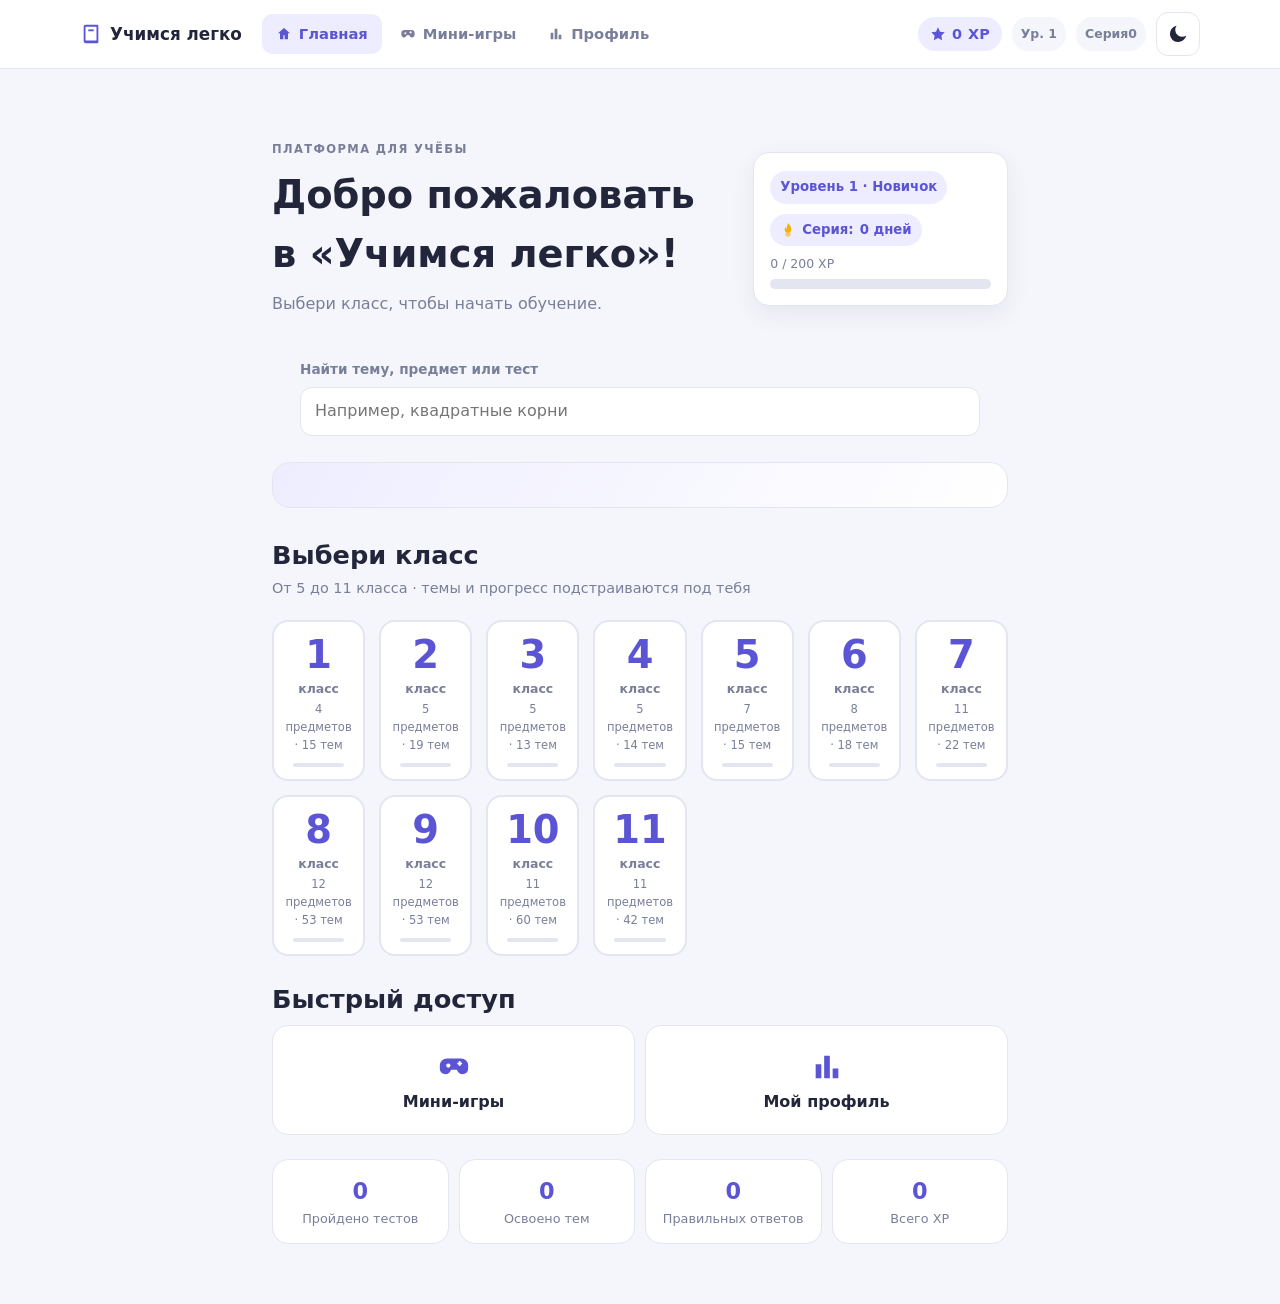
<file: topic.html>
<!DOCTYPE html>
<html lang="ru">
<head>
  <meta charset="UTF-8">
  <meta name="viewport" content="width=device-width, initial-scale=1.0">
  <script>
    try {
      const profile = JSON.parse(localStorage.getItem('ul:profile') || '{}');
      const legacy = JSON.parse(localStorage.getItem('uchimsya-legko-v1') || '{}');
      document.documentElement.dataset.theme = profile.theme || legacy.theme || 'light';
    } catch (error) {
      document.documentElement.dataset.theme = 'light';
    }
  </script>
  <link rel="icon" type="image/svg+xml" href="data:image/svg+xml,%3Csvg xmlns='http://www.w3.org/2000/svg' viewBox='0 0 64 64'%3E%3Crect width='64' height='64' rx='14' fill='%236c5ce7'/%3E%3Cpath d='M16 16h32v34H16z' fill='white'/%3E%3C/svg%3E">
  <meta name="description" content="Теория, тренировка и тест по школьной теме в Учимся легко.">
  <title>Тема — Учимся легко</title>
  <link rel="stylesheet" href="css/base.css">
  <link rel="stylesheet" href="css/layout.css">
  <link rel="stylesheet" href="css/components.css">
  <link rel="stylesheet" href="css/pages.css">
  <link rel="stylesheet" href="css/learning.css">
</head>
<body data-page="study">
  <svg xmlns="http://www.w3.org/2000/svg" class="svg-sprite" aria-hidden="true"><symbol id="icon-book" viewBox="0 0 24 24"><path d="M4 4a2 2 0 0 1 2-2h13v20H6a2 2 0 0 1-2-2V4z" fill="currentColor"/></symbol><symbol id="icon-star" viewBox="0 0 24 24"><path d="M12 2l3 6 7 1-5 5 1 7-6-3-6 3 1-7-5-5 7-1z" fill="currentColor"/></symbol><symbol id="icon-sun" viewBox="0 0 24 24"><circle cx="12" cy="12" r="5" fill="currentColor"/><path d="M12 1v3m0 16v3M1 12h3m16 0h3" stroke="currentColor" stroke-width="2"/></symbol><symbol id="icon-moon" viewBox="0 0 24 24"><path d="M21 13A9 9 0 1 1 11 3 7 7 0 0 0 21 13z" fill="currentColor"/></symbol><symbol id="icon-home" viewBox="0 0 24 24"><path d="M12 3l9 8h-3v9h-5v-6h-2v6H6v-9H3z" fill="currentColor"/></symbol><symbol id="icon-gamepad" viewBox="0 0 24 24"><path d="M7 6h10a5 5 0 0 1 5 5v3a4 4 0 0 1-7 2l-2-2h-2l-2 2a4 4 0 0 1-7-2v-3a5 5 0 0 1 5-5z" fill="currentColor"/></symbol><symbol id="icon-chart" viewBox="0 0 24 24"><path d="M4 20V10h4v10H4zm6 0V4h4v16h-4zm6 0v-7h4v7h-4z" fill="currentColor"/></symbol><symbol id="icon-arrow-left" viewBox="0 0 24 24"><path d="M15 4l-8 8 8 8 2-2-6-6 6-6z" fill="currentColor"/></symbol><symbol id="icon-arrow-right" viewBox="0 0 24 24"><path d="M9 4l8 8-8 8-2-2 6-6-6-6z" fill="currentColor"/></symbol><symbol id="icon-check" viewBox="0 0 24 24"><path d="M20 6L9 17l-5-5 2-2 3 3 9-9z" fill="currentColor"/></symbol><symbol id="icon-bulb" viewBox="0 0 24 24"><path d="M12 2a7 7 0 0 1 4 12v3H8v-3A7 7 0 0 1 12 2z" fill="currentColor"/></symbol><symbol id="icon-fire" viewBox="0 0 24 24"><path d="M12 2s5 5 5 9a5 5 0 0 1-10 0c0-2 1-4 2-5 0 3 2 3 2 3s-1-4 1-7z" fill="currentColor"/></symbol></svg>
  <header class="topbar"><div class="topbar-left"><a class="logo" href="index.html">Учимся легко</a><nav class="desktop-nav"><a class="nav-item" data-nav="home" href="index.html">Главная</a><a class="nav-item" data-nav="games" href="games.html">Игры</a><a class="nav-item" data-nav="profile" href="profile.html">Профиль</a></nav></div><div class="topbar-right"><span class="xp-badge"><svg class="ic ic-sm"><use href="#icon-star"/></svg><span id="xpValue">0</span> XP</span><a class="level-top" href="profile.html" id="headerLevel">Ур. 1</a><a class="streak-top" href="profile.html" aria-label="Серия дней">Серия <strong id="headerStreak">0</strong></a><button class="icon-btn" id="themeToggle" aria-label="Сменить тему"><svg class="ic" id="themeIcon"><use href="#icon-sun"/></svg></button></div></header>
  <nav class="mobile-nav" aria-label="Основная навигация"><a class="nav-item" data-nav="home" href="index.html"><svg class="ic"><use href="#icon-home"/></svg><span>Главная</span></a><a class="nav-item" data-nav="study" href="index.html#gradeGrid"><svg class="ic"><use href="#icon-book"/></svg><span>Учёба</span></a><a class="nav-item" data-nav="games" href="games.html"><svg class="ic"><use href="#icon-gamepad"/></svg><span>Игры</span></a><a class="nav-item" data-nav="awards" href="profile.html#achievementsSection"><svg class="ic"><use href="#icon-star"/></svg><span>Награды</span></a><a class="nav-item" data-nav="profile" href="profile.html"><svg class="ic"><use href="#icon-chart"/></svg><span>Профиль</span></a></nav>
  <main class="container topic-page"><nav class="crumbs"><a href="index.html">Главная</a><span>/</span><a id="topicGradeCrumb">Класс</a><span>/</span><a id="topicSubjectCrumb">Предмет</a></nav><a class="btn ghost page-back" id="topicBack" href="#">← К предмету</a><header class="topic-hero"><span class="eyebrow" id="topicSection"></span><h1 id="topicTitle">Тема</h1><p class="subtitle" id="topicDescription"></p><div class="topic-meta" id="topicMeta"></div></header>
    <nav class="topic-tabs" aria-label="Разделы темы"><a href="#tests">Тесты</a><a href="#practice">Тренировка</a><a href="#mistakes">Мои ошибки</a></nav>
    <section class="card theory-content hidden" id="theory"><h2>Теория</h2><div id="theoryContent"></div></section>
    <section class="card" id="practice"><div class="section-heading"><div><span class="eyebrow">ЗАКРЕПЛЕНИЕ</span><h2>Тренировка</h2></div><button class="btn primary" id="startPractice">Начать тренировку</button></div><p class="muted">Короткие вопросы с объяснениями после каждого ответа.</p></section>
    <section id="tests"><h2>Тесты по теме</h2><div id="topicTests"></div></section>
    <section class="card errors-card" id="mistakes"><div><span class="eyebrow">ПОВТОРЕНИЕ</span><h2>Мои ошибки</h2><p id="mistakeSummary">Ошибок по теме пока нет.</p></div><button class="btn secondary" id="retryMistakes" disabled>Повторить ошибки</button></section>
  </main>
  <div class="confetti-layer" id="confettiLayer"></div><div class="toast" id="toast" role="status" aria-live="polite"></div>
  <script src="js/data/grades.js"></script><script src="js/data/subjects.js"></script><script src="js/data/topics.js"></script><script src="js/data/curriculum.js"></script><script src="js/data/curriculum-3-4.js"></script><script src="js/data/curriculum-5-7.js"></script><script src="js/data/curriculum-8.js"></script><script src="js/data/curriculum-9-11.js"></script><script src="js/data/tests.js"></script><script src="js/data/achievements.js"></script><script src="js/core/icons.js"></script><script src="js/services/storageService.js"></script><script src="js/core/storage.js"></script><script src="js/core/router.js"></script><script src="js/core/ui.js"></script><script src="js/features/topic.js"></script><script src="js/pages/topic.js"></script>
</body></html>
</file>
<file: css/base.css>
/* =========================================================
   base.css — переменные, сброс, типографика, иконки
   ========================================================= */

:root {
  --bg: #f4f6fb;
  --card: #ffffff;
  --primary: #5b55d6;
  --primary-dark: #4842b8;
  --primary-light: #eeedff;
  --success: #27ae60;
  --success-light: #e6f7ee;
  --error: #e74c3c;
  --error-light: #fdeceb;
  --warning: #f5b301;
  --warning-light: #fff7dd;
  --text: #23263b;
  --muted: #7a7f99;
  --border: #e3e5f0;
  --shadow: 0 8px 24px rgba(37, 42, 87, 0.07);
  --radius: 16px;
}

[data-theme="dark"] {
  --bg: #23252e;
  --card: #2e313c;
  --primary: #8b7bff;
  --primary-dark: #7363f0;
  --primary-light: #3a3a52;
  --success: #4cd07d;
  --success-light: #2c4437;
  --error: #ff6b5e;
  --error-light: #4a2f2f;
  --warning: #f5b301;
  --warning-light: #4a3f1d;
  --text: #e8eaf2;
  --muted: #a3a8bd;
  --border: #3d4150;
  --shadow: 0 4px 14px rgba(0, 0, 0, 0.35);
}

* { box-sizing: border-box; margin: 0; padding: 0; }

html, body { max-width: 100%; overflow-x: hidden; }
html { background: var(--bg); }

body {
  font-family: "Segoe UI", system-ui, -apple-system, sans-serif;
  background: var(--bg);
  color: var(--text);
  line-height: 1.55;
  min-height: 100vh;
  padding-bottom: calc(76px + env(safe-area-inset-bottom));
}

::selection { color: #fff; background: var(--primary); }

h1 { font-size: clamp(1.7rem, 6vw, 2.4rem); }
h2 { font-size: clamp(1.3rem, 4.5vw, 1.6rem); margin-bottom: 6px; }
h3 { font-size: 1.05rem; }
h4 { font-size: 0.95rem; }

.muted { color: var(--muted); }
.subtitle { color: var(--muted); margin-top: 8px; }
.hidden { display: none !important; }

a { color: var(--primary); text-decoration: none; }

/* SVG-иконки */
.svg-sprite { position: absolute; width: 0; height: 0; overflow: hidden; }
.ic { width: 22px; height: 22px; display: inline-block; vertical-align: middle; }
.ic-sm { width: 16px; height: 16px; }
.ic-lg { width: 34px; height: 34px; }
.ic-xl { width: 44px; height: 44px; }

/* Точки сложности */
.difficulty { display: inline-flex; gap: 4px; align-items: center; }
.difficulty .dot { width: 10px; height: 10px; border-radius: 50%; background: var(--border); }
.difficulty .dot.on { background: var(--warning); }
</file>
<file: css/layout.css>
/* =========================================================
   layout.css — каркас: шапка, навигация, контейнер, тосты,
   модалки, конфетти
   ========================================================= */

/* Шапка */
.topbar {
  display: flex; justify-content: space-between; align-items: center; gap: 12px;
  padding: 12px max(16px, calc((100vw - 1120px) / 2));
  background: color-mix(in srgb, var(--card) 92%, transparent);
  border-bottom: 1px solid var(--border);
  position: sticky; top: 0; z-index: 20;
  backdrop-filter: blur(16px);
}
.topbar-left { display: flex; align-items: center; gap: 20px; min-width: 0; }
.logo {
  font-weight: 700; font-size: 1.05rem;
  display: inline-flex; align-items: center; gap: 8px; white-space: nowrap;
  color: var(--text);
}
.logo .ic { color: var(--primary); }

/* Десктопная навигация (в шапке, скрыта на мобильных) */
.desktop-nav { display: none; gap: 4px; }
.desktop-nav .nav-item {
  display: inline-flex; align-items: center; gap: 7px;
  background: none; border: none; font-family: inherit; font-size: 0.92rem;
  color: var(--muted); font-weight: 600;
  padding: 9px 14px; min-height: 40px; cursor: pointer; border-radius: 10px;
  transition: color 0.15s, background 0.15s;
}
.desktop-nav .nav-item:hover { color: var(--primary); background: var(--primary-light); }
.desktop-nav .nav-item.active { color: var(--primary); background: var(--primary-light); }

.topbar-right { display: flex; gap: 10px; align-items: center; }
.xp-badge {
  background: var(--primary-light); color: var(--primary);
  padding: 6px 12px; border-radius: 20px; font-weight: 600; font-size: 0.9rem;
  display: inline-flex; align-items: center; gap: 6px; white-space: nowrap;
}
.icon-btn {
  min-height: 44px; min-width: 44px; border: 1px solid var(--border);
  background: var(--card); border-radius: 12px;
  color: var(--text); cursor: pointer; transition: transform 0.15s;
  display: inline-flex; align-items: center; justify-content: center;
}
.icon-btn:hover { transform: scale(1.08); }

/* Нижняя мобильная навигация */
.mobile-nav {
  position: fixed; bottom: 0; left: 0; right: 0; z-index: 30;
  display: flex; justify-content: space-around;
  background: color-mix(in srgb, var(--card) 94%, transparent); border-top: 1px solid var(--border);
  padding: 6px 4px calc(6px + env(safe-area-inset-bottom));
  backdrop-filter: blur(16px);
}
.mobile-nav .nav-item {
  display: flex; flex-direction: column; align-items: center; gap: 2px;
  background: none; border: none; font-family: inherit;
  color: var(--muted);
  min-height: 48px; min-width: 64px; cursor: pointer; border-radius: 12px;
  text-decoration: none;
}
.mobile-nav .nav-item span { font-size: 0.68rem; font-weight: 600; }
.mobile-nav .nav-item.active { color: var(--primary); background: var(--primary-light); }

/* Межстраничный переход: работает только в браузерах с поддержкой View Transitions. */
@view-transition { navigation: auto; }
::view-transition-old(root) { animation: pageFadeOut 120ms ease both; }
::view-transition-new(root) { animation: pageFadeIn 220ms ease both; }
@keyframes pageFadeOut { to { opacity: 0; } }
@keyframes pageFadeIn { from { opacity: 0; } to { opacity: 1; } }

/* Контейнер */
.container { max-width: 800px; margin: 0 auto; padding: 24px 18px; }
.container.wide { max-width: 1120px; }
.screen { display: none; }
.screen.active { display: block; }

.hero { text-align: center; margin: 24px 0; }

/* Хлебные крошки */
.crumbs {
  display: flex; align-items: center; gap: 8px; flex-wrap: wrap;
  font-size: 0.85rem; color: var(--muted); margin-bottom: 14px;
}
.crumbs a { color: var(--muted); display: inline-flex; align-items: center; gap: 4px; }
.crumbs a:hover { color: var(--primary); }
.crumbs .crumb-sep { color: var(--border); }
.crumbs .current { color: var(--text); font-weight: 600; }

/* Тосты (сверху, под шапкой) */
.toast {
  position: fixed; left: 50%; top: 70px; transform: translateX(-50%) translateY(-20px);
  background: var(--primary); color: #fff;
  padding: 10px 18px; border-radius: 24px; font-weight: 600;
  opacity: 0; pointer-events: none; transition: 0.3s; z-index: 50;
  max-width: 90vw; text-align: center;
}
.toast.show { opacity: 1; transform: translateX(-50%) translateY(0); }

/* Конфетти */
.confetti-layer { position: fixed; inset: 0; pointer-events: none; overflow: hidden; z-index: 40; }
.confetti-piece {
  position: absolute; top: -12px; width: 9px; height: 14px; border-radius: 2px;
  animation: confettiFall linear forwards;
}
@keyframes confettiFall { to { transform: translateY(105vh) rotate(720deg); } }

/* Модальные окна (сверху) */
.modal-overlay {
  position: fixed; inset: 0; background: rgba(0, 0, 0, 0.45);
  z-index: 90; display: flex; align-items: flex-start; justify-content: center;
  padding: 70px 16px 16px;
}
.modal {
  background: var(--card); border-radius: var(--radius);
  padding: 24px 20px; max-width: 460px; width: 100%;
  box-shadow: 0 10px 40px rgba(0, 0, 0, 0.3);
  animation: modalIn 0.3s ease;
  max-height: calc(100vh - 100px); overflow-y: auto;
}
@keyframes modalIn { from { opacity: 0; transform: translateY(-16px); } to { opacity: 1; transform: none; } }
.modal h3 { margin-bottom: 10px; }

/* Адаптив */
@media (min-width: 768px) {
  body { padding-bottom: 20px; }
  .mobile-nav { display: none; }
  .desktop-nav { display: flex; }
  .container { padding: 40px 32px; }
}
@media (max-width: 380px) {
  .topbar { padding-inline: 12px; gap: 8px; }
  .logo { font-size: .92rem; gap: 5px; }
  .topbar-right { gap: 6px; }
  .xp-badge { padding: 6px 8px; font-size: .78rem; }
  .mobile-nav .nav-item { min-width: 0; }
}

/* Reduced motion */
@media (prefers-reduced-motion: reduce) {
  *, *::before, *::after {
    animation-duration: 0.01ms !important;
    animation-iteration-count: 1 !important;
    transition-duration: 0.01ms !important;
  }
}
</file>
<file: css/components.css>
/* =========================================================
   components.css — карточки, кнопки, тест, результат, разбор
   ========================================================= */

/* Карточки */
.card {
  background: var(--card); border: 1px solid var(--border);
  border-radius: var(--radius); padding: 20px; box-shadow: var(--shadow);
  margin-bottom: 16px;
}

/* Кнопки */
.btn {
  display: inline-flex; align-items: center; justify-content: center; gap: 8px;
  min-height: 48px; padding: 12px 20px;
  border: none; border-radius: 12px;
  font-size: 1rem; font-weight: 600; font-family: inherit;
  cursor: pointer; transition: background-color 0.15s, border-color 0.15s, box-shadow 0.15s;
  width: 100%;
}
.btn.primary { box-shadow: 0 5px 14px color-mix(in srgb, var(--primary) 24%, transparent); }
.btn.primary { background: var(--primary); color: #fff; }
.btn.primary:hover:not(:disabled) { background: var(--primary-dark); transform: translateY(-2px); }
.btn.secondary { background: var(--primary-light); color: var(--primary); }
.btn.secondary:hover { transform: translateY(-2px); }
.btn.ghost { background: transparent; color: var(--muted); border: 1px solid var(--border); }
.btn.danger { background: var(--error-light); color: var(--error); }
.btn.full { width: 100%; }
.btn:disabled { opacity: 0.45; cursor: not-allowed; }
.btn:focus-visible, .icon-btn:focus-visible,
.answer-btn:focus-visible, .word-btn:focus-visible { outline: 3px solid var(--primary); outline-offset: 2px; }
.btn-row { display: flex; flex-direction: column; gap: 10px; }

/* Статистика */
.stats-grid { display: grid; grid-template-columns: repeat(2, 1fr); gap: 10px; }
.stat-box {
  background: var(--card); border: 1px solid var(--border); border-radius: var(--radius);
  padding: 14px; text-align: center;
}
.stat-box .value { font-size: 1.4rem; font-weight: 700; color: var(--primary); }
.stat-box .label { font-size: 0.8rem; color: var(--muted); }

/* Тест */
.quiz-top { margin-bottom: 14px; }
.quiz-top-row { display: flex; justify-content: space-between; align-items: center; gap: 10px; }
.quiz-top-row span { font-size: 0.9rem; color: var(--muted); font-weight: 600; }
.btn-exit { width: auto; min-height: 40px; padding: 8px 12px; font-size: 0.85rem; }
.progress { height: 10px; background: var(--border); border-radius: 6px; margin-top: 6px; overflow: hidden; }
.progress-fill {
  height: 100%; width: 0%;
  background: linear-gradient(90deg, var(--primary), var(--primary-dark));
  border-radius: 6px; transition: width 0.4s ease;
}

.question-card { border-top: 3px solid var(--primary); }
.question-text { font-size: 1.15rem; font-weight: 600; margin-bottom: 16px; }
.question-hint { color: var(--muted); font-size: 0.85rem; margin-bottom: 14px; }

/* Варианты ответа */
.answer-list { display: flex; flex-direction: column; gap: 10px; }
.answer-btn {
  display: flex; align-items: center; gap: 12px;
  min-height: 52px; padding: 12px 14px;
  background: var(--card); border: 1px solid var(--border);
  border-radius: 12px; font-size: 1rem; font-family: inherit;
  color: var(--text); cursor: pointer; text-align: left;
  transition: border-color 0.15s, background 0.15s;
}
.answer-btn:hover { border-color: var(--primary); background: var(--primary-light); }
.answer-btn .letter {
  min-width: 32px; height: 32px; display: inline-flex; align-items: center; justify-content: center;
  background: var(--primary-light); color: var(--primary);
  border-radius: 8px; font-weight: 700; flex-shrink: 0;
}
.answer-btn.selected { border-color: var(--primary); background: var(--primary-light); }
.answer-btn.correct { border-color: var(--success); background: var(--success-light); }
.answer-btn.wrong { border-color: var(--error); background: var(--error-light); }
.answer-btn:disabled { cursor: default; transform: none; }

/* Слова для поиска местоимений */
.word-row { display: flex; flex-wrap: wrap; gap: 8px; }
.word-btn {
  min-height: 44px; padding: 8px 14px;
  background: var(--card); border: 2px solid var(--border);
  border-radius: 10px; font-family: inherit; font-size: 1rem;
  color: var(--text); cursor: pointer; transition: 0.15s;
}
.word-btn:hover { border-color: var(--primary); }
.word-btn.selected { border-color: var(--primary); background: var(--primary-light); font-weight: 700; }
.word-btn.correct { border-color: var(--success); background: var(--success-light); }
.word-btn.wrong { border-color: var(--error); background: var(--error-light); }
.word-btn:disabled { cursor: default; }

/* Сопоставление */
.match-grid { display: grid; grid-template-columns: 1fr; gap: 8px; }
.match-row { display: flex; gap: 8px; align-items: center; flex-wrap: wrap; }
.match-row .match-label { font-weight: 600; min-width: 90px; }
.match-row select {
  flex: 1; min-height: 44px; padding: 8px;
  border: 2px solid var(--border); border-radius: 10px;
  background: var(--card); color: var(--text); font-family: inherit; font-size: 0.95rem;
}
.match-row select:focus-visible { outline: 3px solid var(--primary); }

/* Блок правила */
.rule-box {
  margin-top: 10px; padding: 10px 12px; border-radius: 10px;
  background: var(--warning-light); border-left: 4px solid var(--warning);
  font-size: 0.92rem;
  display: flex; gap: 8px; align-items: flex-start;
}
.rule-box .ic { color: var(--warning); flex-shrink: 0; margin-top: 2px; }

/* Результат */
.result-card { text-align: center; padding: 30px 20px; }
.result-emoji { color: var(--warning); display: flex; justify-content: center; margin-bottom: 8px; }
.result-score { font-size: 2.6rem; font-weight: 800; color: var(--primary); }
.result-percent { color: var(--muted); font-size: 1.1rem; }
.result-grade {
  display: inline-flex; align-items: center; justify-content: center;
  margin: 12px 0;
  background: var(--warning); color: #fff;
  font-size: 1.6rem; font-weight: 800;
  width: 64px; height: 64px; border-radius: 50%;
  animation: medalPop 0.6s cubic-bezier(0.34, 1.56, 0.64, 1);
}
@keyframes medalPop { from { transform: scale(0); } to { transform: scale(1); } }
.perfect-title { font-size: 2rem; font-weight: 800; color: var(--warning); animation: medalPop 0.7s; }
.result-stats { display: grid; grid-template-columns: repeat(2, 1fr); gap: 8px; margin: 18px 0; }
.medal-glow { animation: glow 2s ease infinite alternate; }
@keyframes glow {
  from { filter: drop-shadow(0 0 6px var(--warning)); }
  to { filter: drop-shadow(0 0 20px var(--warning)); }
}

/* Разбор */
.review-item { border-left: 4px solid var(--success); }
.review-item.wrong { border-left-color: var(--error); }
.review-item .review-head { font-weight: 700; margin-bottom: 8px; display: flex; align-items: center; gap: 8px; }
.review-item .ok-text { color: var(--success); }
.review-item .bad-text { color: var(--error); }
.review-item p { margin: 4px 0; font-size: 0.95rem; }
.review-item .review-q { font-weight: 600; margin-top: 6px; }

/* Достижения */
.achievements { display: grid; grid-template-columns: 1fr; gap: 10px; margin-bottom: 20px; }
.ach-item {
  display: flex; align-items: center; gap: 12px;
  background: var(--card); border: 1px solid var(--border);
  border-radius: var(--radius); padding: 12px 14px;
}
.ach-item .ach-icon { color: var(--warning); display: inline-flex; }
.ach-item.locked { opacity: 0.45; filter: grayscale(1); }
.ach-item .ach-name { font-weight: 700; }
.ach-item .ach-desc { font-size: 0.82rem; color: var(--muted); }

/* Результаты по тестам (профиль) */
.test-result-row {
  display: flex; flex-direction: column; gap: 8px;
  background: var(--card); border: 1px solid var(--border);
  border-radius: var(--radius); padding: 12px 14px; margin-bottom: 10px;
}
.test-result-row .muted { font-size: 0.82rem; }
.test-result-stats { display: flex; flex-wrap: wrap; gap: 8px; }
.chip {
  background: var(--primary-light); color: var(--primary);
  font-size: 0.78rem; font-weight: 600;
  padding: 4px 10px; border-radius: 16px;
}

/* Адаптив */
@media (min-width: 600px) {
  .btn-row { flex-direction: row; }
  .btn-row .btn { width: auto; flex: 1; }
  .stats-grid, .result-stats { grid-template-columns: repeat(4, 1fr); }
  .achievements { grid-template-columns: repeat(2, 1fr); }
  .match-grid { grid-template-columns: repeat(3, 1fr); }
  .test-result-row { flex-direction: row; justify-content: space-between; align-items: center; }
}
@media (min-width: 768px) {
  .question-card { padding: 28px; }
  .answer-btn { min-height: 56px; font-size: 1.02rem; }
  .result-card { padding: 40px 28px; }
}
</file>
<file: css/pages.css>
/* =========================================================
   pages.css — стили страниц: главная (классы), класс,
   предмет, мини-игры, модалка теории
   ========================================================= */

/* Кнопка «Назад» на страницах класса и предмета */
.page-back { width: auto; min-height: 40px; padding: 8px 14px; font-size: 0.88rem; margin-bottom: 12px; }

/* ===== Главная: сетка классов ===== */
.class-grid {
  display: grid; grid-template-columns: repeat(3, 1fr); gap: 10px;
  margin: 20px 0 24px;
}
.class-card {
  display: flex; flex-direction: column; align-items: center; justify-content: center;
  min-height: 92px;
  background: var(--card); border: 2px solid var(--border);
  border-radius: var(--radius);
  color: var(--text); cursor: pointer;
  transition: transform 0.15s, border-color 0.15s, box-shadow 0.15s;
  padding: 12px 8px;
}
.class-card:hover {
  transform: translateY(-3px);
  border-color: var(--primary);
  box-shadow: var(--shadow);
}
.class-card:focus-visible { outline: 3px solid var(--primary); outline-offset: 2px; }
.class-num {
  font-size: 2rem; font-weight: 800; color: var(--primary);
  line-height: 1.1;
}
.class-label { font-size: 0.78rem; color: var(--muted); font-weight: 600; }

/* Быстрые действия на главной */
.quick-row { display: grid; grid-template-columns: 1fr 1fr; gap: 10px; margin-bottom: 24px; }
.quick-card {
  display: flex; flex-direction: column; align-items: center; justify-content: center; gap: 8px;
  min-height: 96px;
  background: var(--card); border: 1px solid var(--border);
  border-radius: var(--radius); padding: 14px 10px;
  color: var(--text); cursor: pointer; font-family: inherit; font-size: 1rem;
  transition: transform 0.15s, border-color 0.15s;
}
.quick-card:hover { transform: translateY(-3px); border-color: var(--primary); }
.quick-card .ic-lg { color: var(--primary); }
.quick-card span { font-weight: 700; }

/* ===== Страница класса: предметы ===== */
.subject-grid { display: grid; grid-template-columns: 1fr; gap: 12px; }
.subject-card {
  display: flex; align-items: center; gap: 14px;
  color: var(--text);
  transition: transform 0.15s, border-color 0.15s;
  position: relative;
}
a.subject-card:hover { transform: translateY(-3px); border-color: var(--primary); }
.subject-card.soon { opacity: 0.75; }
.subject-icon {
  width: 52px; height: 52px; flex-shrink: 0;
  display: inline-flex; align-items: center; justify-content: center;
  background: var(--primary-light); color: var(--primary);
  border-radius: 14px;
}
.subject-body { min-width: 0; }
.subject-body h3 { margin-bottom: 2px; }
.subject-body .muted { font-size: 0.85rem; }
.subject-meta {
  display: inline-flex; align-items: center; gap: 6px;
  margin-top: 6px; font-size: 0.8rem; color: var(--muted); font-weight: 600;
}
.subject-meta .ic { color: var(--muted); }
.soon-badge {
  margin-left: auto; flex-shrink: 0;
  background: var(--warning-light); color: var(--warning);
  font-size: 0.72rem; font-weight: 700; text-transform: uppercase; letter-spacing: 0.5px;
  padding: 5px 12px; border-radius: 20px;
}

/* ===== Страница предмета: тесты ===== */
.test-card { display: flex; flex-direction: column; }
.test-card h3 { margin-bottom: 2px; }
.test-card .muted { font-size: 0.9rem; }
.test-meta { display: flex; flex-wrap: wrap; gap: 14px; margin-top: 10px; font-size: 0.8rem; color: var(--muted); }
.test-meta-item { display: inline-flex; align-items: center; gap: 5px; }
.test-meta-item .ic { color: var(--muted); }
.test-actions { display: flex; flex-wrap: wrap; gap: 10px; margin-top: 14px; }
.test-actions .btn { width: auto; min-height: 44px; padding: 10px 16px; }
.empty-card { text-align: center; }

/* ===== Мини-игры ===== */
.games-grid { display: grid; grid-template-columns: 1fr; gap: 10px; margin-bottom: 16px; }
.game-card { text-align: center; cursor: pointer; transition: transform 0.15s; font-family: inherit; font-size: 1rem; color: var(--text); }
.game-card:hover { transform: translateY(-3px); border-color: var(--primary); }
.game-card:focus-visible { outline: 3px solid var(--primary); outline-offset: 2px; }
.game-icon { color: var(--primary); }
.game-area h3 { margin-bottom: 12px; }
.game-score { font-weight: 700; color: var(--primary); margin-bottom: 12px; }
.game-word-big {
  font-size: 2.4rem; font-weight: 800; text-align: center;
  color: var(--primary); margin: 18px 0; letter-spacing: 2px;
}
.statement-card { text-align: center; font-size: 1.15rem; font-weight: 600; padding: 24px 16px; }
.tf-row { flex-direction: row; }
.tf-row .btn { flex: 1; }

/* ===== Модалка теории ===== */
.theory-modal-head {
  display: flex; justify-content: space-between; align-items: center; gap: 10px;
  margin-bottom: 10px;
}
.theory-modal-head h3 { display: inline-flex; align-items: center; gap: 8px; margin: 0; }
.theory-modal-head .ic { color: var(--warning); }
.theory-modal-body { margin-bottom: 16px; }
.theory-modal-body p { margin: 8px 0; }
.theory-modal-body ul, .theory-modal-body ol { padding-left: 20px; margin: 8px 0; }
.theory-modal-body li { margin: 5px 0; }
.theory-grid { display: grid; grid-template-columns: 1fr; gap: 8px; margin: 12px 0; }
.face-card {
  background: var(--bg); border: 1px solid var(--border);
  border-radius: 10px; padding: 10px; text-align: center;
}
.face-card h4 { color: var(--primary); }
.face-words { font-weight: 700; margin: 4px 0; }
.theory-list { padding-left: 20px; }
.theory-list li { margin: 6px 0; }

/* ===== Адаптив ===== */
@media (min-width: 480px) {
  .class-grid { grid-template-columns: repeat(4, 1fr); }
}
@media (min-width: 600px) {
  .class-grid { grid-template-columns: repeat(6, 1fr); }
  .games-grid { grid-template-columns: repeat(3, 1fr); }
  .theory-grid { grid-template-columns: repeat(3, 1fr); }
}
@media (min-width: 768px) {
  .class-grid { grid-template-columns: repeat(6, 1fr); gap: 14px; }
  .class-card { min-height: 110px; }
  .class-num { font-size: 2.4rem; }
  .subject-grid { grid-template-columns: repeat(2, 1fr); }
  .quick-card { min-height: 110px; }
}

/* ===== Страница «Результаты по тестам» ===== */
.page-head { margin-bottom: 6px; }
.crumb { color: var(--muted); display: inline-flex; align-items: center; gap: 6px; font-size: 0.9rem; }
.crumb:hover { color: var(--primary); }
.chip-row { display: flex; flex-wrap: wrap; gap: 8px; margin: 10px 0 18px; }
.chip { border: 1px solid var(--border); background: var(--card); border-radius: 999px; padding: 6px 14px; font-size: 0.85rem; cursor: pointer; }
.chip:hover { border-color: var(--primary); }
.chip-active { background: var(--primary); color: #fff; border-color: var(--primary); }
.results-subject { margin: 14px 0 8px; font-size: 1rem; }
.test-results-list { display: flex; flex-direction: column; gap: 8px; }
.test-result-row { display: flex; justify-content: space-between; align-items: center; gap: 12px; padding: 10px 14px; border: 1px solid var(--border); border-radius: 10px; }
.test-result-row.not-attempted { opacity: 0.65; }
.test-result-stats { display: flex; align-items: center; gap: 8px; flex-wrap: wrap; }
.test-result-stats .chip { cursor: default; }
.test-result-stats .chip-active { background: var(--primary); }

/* ===== Страница «Мои ошибки» ===== */
.errors-head { display: flex; justify-content: space-between; align-items: flex-start; gap: 12px; margin-bottom: 10px; }
.mistake-item { padding: 12px 14px; border: 1px solid var(--border); border-radius: 10px; margin: 8px 0; }
.mistake-q { font-weight: 600; margin-bottom: 6px; }
.mistake-correct { margin: 4px 0; }
.mistake-explain { color: var(--muted); font-size: 0.9rem; margin: 4px 0; }
.mistake-meta { display: flex; align-items: center; gap: 10px; margin-top: 6px; }

/* ===== Профиль: разделы-ссылки ===== */
.profile-sections { display: flex; flex-direction: column; gap: 10px; margin: 10px 0; }
.section-link { display: flex; align-items: center; gap: 14px; padding: 16px 18px; border: 1px solid var(--border); border-radius: 12px; text-decoration: none; color: inherit; transition: border-color 0.15s, transform 0.15s; }
.section-link:hover { border-color: var(--primary); transform: translateY(-1px); }
.section-icon { display: grid; place-items: center; width: 44px; height: 44px; border-radius: 10px; background: color-mix(in srgb, var(--primary) 12%, transparent); color: var(--primary); flex-shrink: 0; }
.section-link strong { display: block; }
.section-link small { color: var(--muted); }
.section-count { margin-left: auto; color: var(--primary); font-weight: 600; white-space: nowrap; }
</file>
<file: css/learning.css>
/* Общие учебные интерфейсы: классы, темы, тестовый контекст и профиль */
:root {
  --subject-math: #3c80ea; --subject-physics: #c58a13; --subject-chemistry: #8558cf;
  --subject-biology: #32976a; --subject-history: #b88328; --subject-geography: #149e9b;
  --subject-russian: #d45b5b; --subject-informatics: #565fc9; --subject-literature: #ba568d;
  --subject-english: #4387b6; --subject-social: #b26436;
  --subject-reading: #7a5cc4; --subject-world: #2f9e57;
}
.eyebrow { display: block; color: var(--muted); font-size: .72rem; font-weight: 800; letter-spacing: .12em; margin-bottom: 6px; }
.hero-dashboard { display: flex; flex-direction: column; gap: 22px; text-align: left; padding: 8px 0 18px; }
.hero-dashboard h1 { max-width: 700px; }
.dashboard-level { min-width: 230px; padding: 16px; background: var(--card); border: 1px solid var(--border); border-radius: var(--radius); box-shadow: var(--shadow); }
.level-pill, .streak-pill { display: inline-flex; align-items: center; gap: 6px; padding: 6px 10px; border-radius: 20px; background: var(--primary-light); color: var(--primary); font-size: .83rem; font-weight: 700; margin: 2px 4px 8px 0; }
.streak-pill .ic { color: var(--warning); }
#levelProgress { color: var(--muted); font-size: .78rem; }
#levelProgress .progress { margin-top: 5px; }
.class-card { gap: 3px; }
.class-card small { color: var(--muted); font-size: .68rem; text-align: center; }
.mini-progress { display: block; width: 70%; height: 4px; border-radius: 4px; background: var(--border); margin-top: 5px; overflow: hidden; }
.mini-progress i { display: block; height: 100%; background: var(--success); }
.search-block { position: relative; max-width: 680px; margin: 0 auto 26px; }
.search-block label, .input-answer-label { display: block; color: var(--muted); font-size: .85rem; font-weight: 700; margin-bottom: 7px; }
.search-block input, .profile-identity input, .answer-input { width: 100%; min-height: 48px; padding: 11px 14px; border: 1px solid var(--border); border-radius: 12px; background: var(--card); color: var(--text); font: inherit; }
.search-block input:focus-visible, .profile-identity input:focus-visible, .answer-input:focus-visible { outline: 3px solid var(--primary); outline-offset: 2px; }
.search-results { position: absolute; z-index: 10; inset: calc(100% + 5px) 0 auto; background: var(--card); border: 1px solid var(--border); border-radius: 12px; box-shadow: var(--shadow); padding: 6px; }
.search-results a { display: flex; flex-direction: column; gap: 2px; padding: 10px 12px; border-radius: 8px; color: var(--text); }
.search-results a:hover { background: var(--primary-light); }
.search-results span, .search-results p { font-size: .82rem; color: var(--muted); }
.search-results p { padding: 10px; }
.resume-card { display: flex; justify-content: space-between; align-items: center; gap: 18px; padding: 22px; margin: 8px 0 28px; border-radius: 18px; background: linear-gradient(120deg, var(--primary-light), var(--card)); border: 1px solid var(--border); }
.resume-card h2 { margin: 0; font-size: 1.2rem; }
.resume-card p { color: var(--muted); margin: 2px 0 8px; }
.resume-card small { color: var(--muted); }
.resume-card .progress { max-width: 360px; }
.section-note { margin-top: -4px; font-size: .9rem; }
.catalog-stats { display: flex; flex-wrap: wrap; gap: 9px; margin: 14px 0; }
.catalog-stats span, .topic-meta span { border: 1px solid var(--border); color: var(--muted); border-radius: 24px; padding: 7px 12px; font-size: .82rem; background: var(--card); }
.subject-card { border-left: 4px solid var(--subject-color, var(--primary)); }
.subject-math { --subject-color: var(--subject-math); }.subject-algebra { --subject-color: var(--subject-math); }
.subject-geometry { --subject-color: var(--subject-geography); }.subject-physics { --subject-color: var(--subject-physics); }
.subject-chemistry { --subject-color: var(--subject-chemistry); }.subject-biology { --subject-color: var(--subject-biology); }
.subject-russian { --subject-color: var(--subject-russian); }.subject-literature { --subject-color: var(--subject-literature); }
.subject-history { --subject-color: var(--subject-history); }.subject-geography { --subject-color: var(--subject-geography); }
.subject-english { --subject-color: var(--subject-english); }.subject-informatics { --subject-color: var(--subject-informatics); }
.subject-social { --subject-color: var(--subject-social); }
.subject-reading { --subject-color: var(--subject-reading); }.subject-world { --subject-color: var(--subject-world); }
.subject-card .subject-icon { background: color-mix(in srgb, var(--subject-color) 13%, var(--card)); color: var(--subject-color); }
.subject-progress { display: flex; align-items: center; gap: 8px; margin-top: 10px; }
.subject-progress .progress { flex: 1; margin: 0; height: 6px; }.subject-progress span { font-size: .76rem; color: var(--muted); }
.catalog-stats + .subject-grid { margin-top: 10px !important; }
.catalog-filters { display: grid; grid-template-columns: 1fr; gap: 9px; margin: 16px 0; }
.catalog-filters label { display: flex; flex-direction: column; gap: 5px; color: var(--muted); font-size: .8rem; font-weight: 700; }
.catalog-filters select { width: 100%; min-height: 44px; padding: 8px 10px; border: 1px solid var(--border); border-radius: 10px; background: var(--card); color: var(--text); font: inherit; }
.catalog-filters select:focus-visible { outline: 3px solid var(--primary); outline-offset: 2px; }
.overview-grid { display: grid; grid-template-columns: repeat(2, 1fr); gap: 8px; margin: 16px 0 24px; }
.overview-stat { display: flex; flex-direction: column; background: var(--card); border: 1px solid var(--border); padding: 12px; border-radius: 12px; }
.overview-stat strong { font-size: 1.15rem; color: var(--primary); }.overview-stat span { color: var(--muted); font-size: .76rem; }
.topic-section { margin: 24px 0; }.topic-section > h2 { font-size: 1.15rem; margin-bottom: 10px; }
.topic-row { display: grid; grid-template-columns: 34px minmax(0, 1fr); gap: 12px; align-items: center; color: var(--text); }
.topic-row:hover { border-color: var(--border); }
.topic-row.locked { opacity: .62; box-shadow: none; }
.topic-row[hidden], .topic-section[hidden] { display: none; }
.topic-row.mastered .topic-status { color: var(--success); }
.topic-status { color: var(--primary); display: inline-flex; align-items: center; justify-content: center; }
.topic-row-main { min-width: 0; display: flex; flex-direction: column; gap: 3px; }
.topic-tests { grid-column: 1 / -1; display: grid; gap: 8px; border-top: 1px solid var(--border); padding-top: 14px; }
.topic-test-card { display: flex; justify-content: space-between; align-items: center; gap: 14px; padding: 12px 14px; border-radius: 12px; background: var(--bg); }
.topic-test-card h3 { font-size: .95rem; }
.topic-test-card .btn { width: auto; min-height: 44px; padding: 9px 15px; white-space: nowrap; }
.topic-row-main small, .topic-inline-meta { color: var(--muted); font-size: .8rem; }
.topic-progress { grid-column: 2; display: flex; align-items: center; gap: 8px; color: var(--muted); font-size: .75rem; }
.topic-progress i { width: 90px; height: 5px; background: var(--border); border-radius: 5px; overflow: hidden; }
.topic-progress b { display: block; height: 100%; background: var(--primary); }
.topic-page { max-width: 850px; }
.topic-hero { padding: 20px 0 14px; }
.topic-hero h1 { margin: 2px 0 6px; }
.topic-meta { display: flex; flex-wrap: wrap; gap: 7px; margin-top: 16px; }
.topic-tabs { display: flex; gap: 6px; overflow-x: auto; position: sticky; top: 68px; z-index: 8; background: var(--bg); padding: 8px 0; margin-bottom: 16px; }
.topic-tabs a { flex: 0 0 auto; border: 1px solid var(--border); background: var(--card); color: var(--text); border-radius: 22px; padding: 9px 13px; font-size: .82rem; font-weight: 700; }
.topic-tabs a:hover { border-color: var(--primary); color: var(--primary); }
.theory-content h2, .theory-content h3 { margin: 8px 0; }
.theory-content p { margin: 9px 0; }.theory-content ul { padding-left: 22px; margin: 10px 0; }
.theory-callout { margin: 14px 0; padding: 14px 16px; border-left: 4px solid var(--warning); border-radius: 8px; background: var(--warning-light); }
.formula-card { margin: 14px 0; padding: 14px; border-radius: 12px; background: var(--primary-light); color: var(--primary); font: 700 1.1rem Georgia, serif; text-align: center; }
.theory-content > .btn { width: auto; margin-top: 12px; }
.section-heading { display: flex; align-items: center; justify-content: space-between; gap: 12px; }
.section-heading .btn { width: auto; }
.topic-test-card { display: flex; flex-direction: column; gap: 16px; border-left: 3px solid var(--primary); }
.topic-test-card h3 { margin-bottom: 5px; }
.topic-test-info .eyebrow { margin-bottom: 4px; }
.topic-test-actions { display: grid; grid-template-columns: 1fr; gap: 8px; }
.topic-test-actions .btn { width: 100%; }
.mode-select { display: flex; align-items: center; justify-content: space-between; gap: 10px; font-size: .85rem; color: var(--muted); }
.mode-select select { min-height: 44px; border: 1px solid var(--border); border-radius: 9px; padding: 7px 10px; background: var(--card); color: var(--text); font: inherit; }
.theory-modal-head { display: flex; align-items: center; gap: 12px; margin-bottom: 18px; }
.theory-modal-head h2 { margin: 0; }
.theory-modal-head .icon-btn { margin-left: auto; flex: 0 0 44px; font-size: 1.35rem; }
.theory-mark { width: 46px; height: 46px; display: grid; place-items: center; flex: 0 0 auto; border-radius: 14px; background: var(--warning-light); color: var(--warning); }
.theory-modal-body { max-height: min(55vh, 420px); overflow-y: auto; padding: 16px; border-radius: 14px; background: var(--bg); line-height: 1.7; }
.theory-modal-body h3, .theory-modal-body h4 { margin: 10px 0 6px; }
.theory-modal-body p { margin: 9px 0; }
.theory-modal-body ul, .theory-modal-body ol { padding-left: 22px; margin: 10px 0; }
.theory-modal-actions { display: flex; flex-direction: column-reverse; gap: 9px; margin-top: 16px; }
.theory-modal-actions .btn { width: 100%; }
.errors-card { display: flex; align-items: center; justify-content: space-between; gap: 12px; }
.errors-card .btn { width: auto; flex-shrink: 0; }.errors-card h2 { margin-bottom: 4px; }
.quiz-context { display: flex; flex-direction: column; gap: 2px; margin: 0 0 12px; }.quiz-context span { color: var(--muted); font-size: .82rem; }.quiz-context strong { font-size: 1.1rem; }
.mode-badge { display: inline-flex; align-self: flex-start; padding: 4px 8px; border-radius: 14px; color: var(--primary) !important; background: var(--primary-light); font-weight: 700; }
.answer-feedback { margin-top: 16px; padding: 14px; border-radius: 12px; background: var(--success-light); border-left: 4px solid var(--success); }
.answer-feedback.is-wrong { background: var(--error-light); border-color: var(--error); }.answer-feedback p { margin-top: 5px; }
.order-list { margin: 12px 0 0 24px; }.order-list li { padding: 4px; }
.answer-input { margin-bottom: 14px; }
.profile-hero { display: grid; grid-template-columns: 56px 1fr; gap: 14px; align-items: center; }
.profile-avatar { width: 56px; height: 56px; display: grid; place-items: center; color: var(--primary); background: var(--primary-light); border-radius: 50%; }
.profile-identity { display: flex; flex-direction: column; gap: 4px; }.profile-identity label { color: var(--muted); font-size: .78rem; }
.profile-identity input { min-height: 40px; max-width: 220px; }.profile-identity span, .profile-xp small { color: var(--muted); font-size: .78rem; }
.profile-xp { grid-column: 1 / -1; }.profile-xp strong { color: var(--primary); }.profile-panels { display: grid; gap: 12px; margin: 18px 0; }
.daily-panel h2 { margin: 0 0 10px; }.daily-progress { display: flex; justify-content: space-between; gap: 10px; margin: 10px 0; font-size: .88rem; }.daily-progress span { color: var(--muted); }
.daily-panel .btn { margin-top: 12px; }.subject-chart-row { display: grid; grid-template-columns: 92px minmax(40px, 1fr) 68px; align-items: center; gap: 8px; margin: 10px 0; font-size: .78rem; }.subject-chart-row > span { overflow-wrap: anywhere; }.subject-chart-row .progress { margin: 0; height: 7px; }.subject-chart-row small { color: var(--muted); text-align: right; font-size: .7rem; }.calendar-days { display: grid; grid-template-columns: repeat(7, 1fr); gap: 5px; }
.calendar-day { display: flex; flex-direction: column; align-items: center; gap: 4px; color: var(--muted); font-size: .65rem; padding: 5px 1px; border-radius: 8px; }
.calendar-day i { font-style: normal; display: grid; place-items: center; width: 28px; height: 28px; border-radius: 50%; background: var(--bg); color: var(--text); font-size: .75rem; }
.calendar-day.active i { background: var(--success); color: white; }.streak-total { margin-top: 12px; font-size: .88rem; }
.mistake-row { display: flex; justify-content: space-between; gap: 12px; color: var(--text); padding: 12px 0; border-bottom: 1px solid var(--border); }
.mistake-row span { display: flex; flex-direction: column; }.mistake-row small, .mistake-row span:last-child { color: var(--muted); font-size: .8rem; }.mistake-row b { color: var(--primary); }
.empty-state { padding: 12px 0; }.ach-item small { color: var(--muted); font-size: .7rem; }
.level-top, .streak-top { display: none; color: var(--muted); font-size: .78rem; font-weight: 700; white-space: nowrap; }
.mobile-nav .nav-item { flex: 1; min-width: 0; padding: 2px; }
.mobile-nav .nav-item span { font-size: .62rem; white-space: nowrap; }
.mobile-nav .nav-item:focus-visible { outline: 2px solid var(--primary); outline-offset: -2px; }

@media (min-width: 600px) {
  .hero-dashboard { flex-direction: row; align-items: center; justify-content: space-between; }
  .overview-grid { grid-template-columns: repeat(4, 1fr); }
  .catalog-filters { grid-template-columns: 2fr 1fr 1fr; }
  .topic-row { grid-template-columns: 34px minmax(0, 1fr) auto; }
  .topic-progress { grid-column: auto; flex-direction: column; align-items: flex-end; }
  .topic-test-card { flex-direction: row; align-items: center; justify-content: space-between; }
  .profile-panels { grid-template-columns: 1fr 1fr; }
  .profile-hero { grid-template-columns: 56px minmax(170px, 1fr) minmax(180px, 1fr); }
  .profile-xp { grid-column: auto; }
}
@media (min-width: 768px) {
  .level-top, .streak-top { display: inline-flex; align-items: center; padding: 7px 9px; background: var(--bg); border-radius: 16px; }
  .class-card small { font-size: .72rem; }
  .class-grid { grid-template-columns: repeat(7, 1fr); }
  .topic-tabs { top: 72px; }
}
@media (max-width: 430px) {
  .resume-card { flex-direction: column; align-items: stretch; }
  .resume-card .btn { width: 100%; }
  .section-heading, .errors-card { align-items: stretch; flex-direction: column; }
  .section-heading .btn, .errors-card .btn { width: 100%; }
  .class-card small { font-size: .61rem; }
  .topic-test-card { flex-direction: column; align-items: stretch; }
  .topic-test-actions { grid-template-columns: 1fr; }
  .theory-modal-actions { flex-direction: column-reverse; }
  .topic-test-card .btn { width: 100%; }
  .overview-grid { grid-template-columns: repeat(2, minmax(0, 1fr)); }
}
</file>
